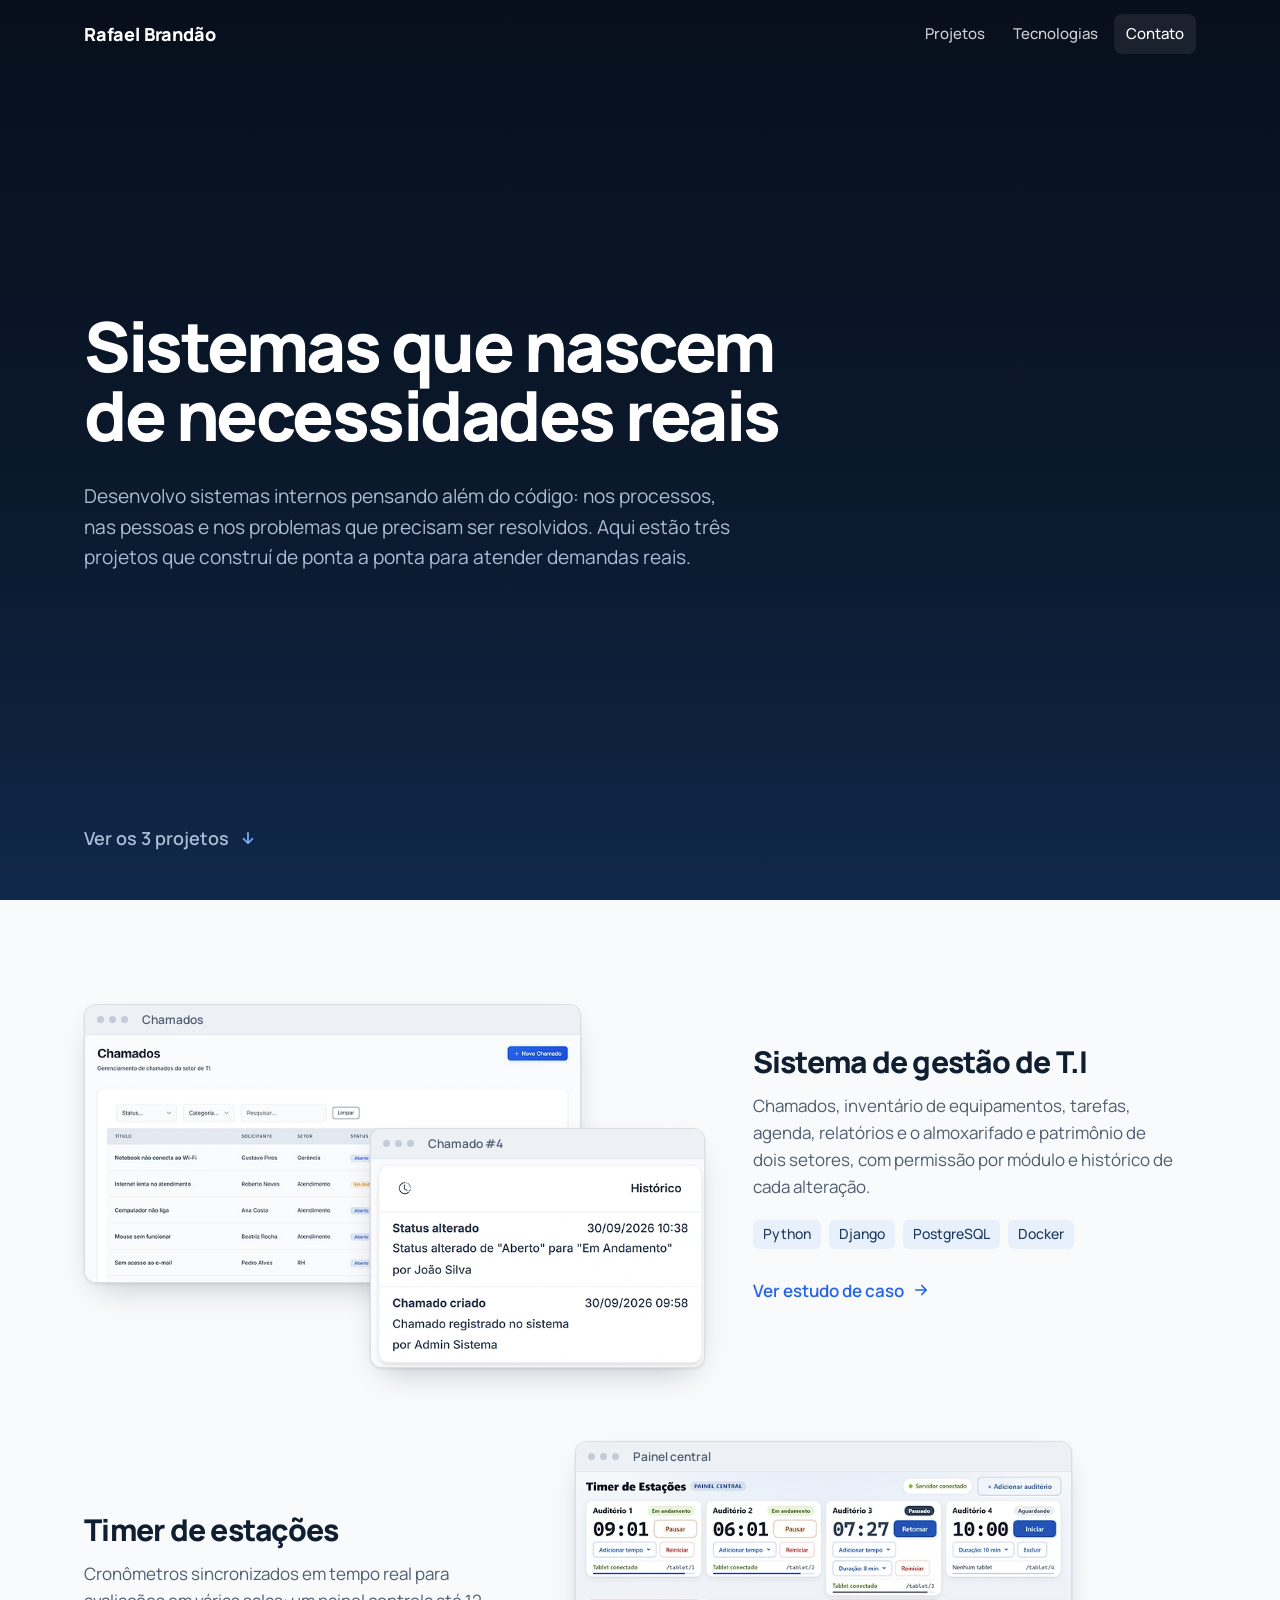
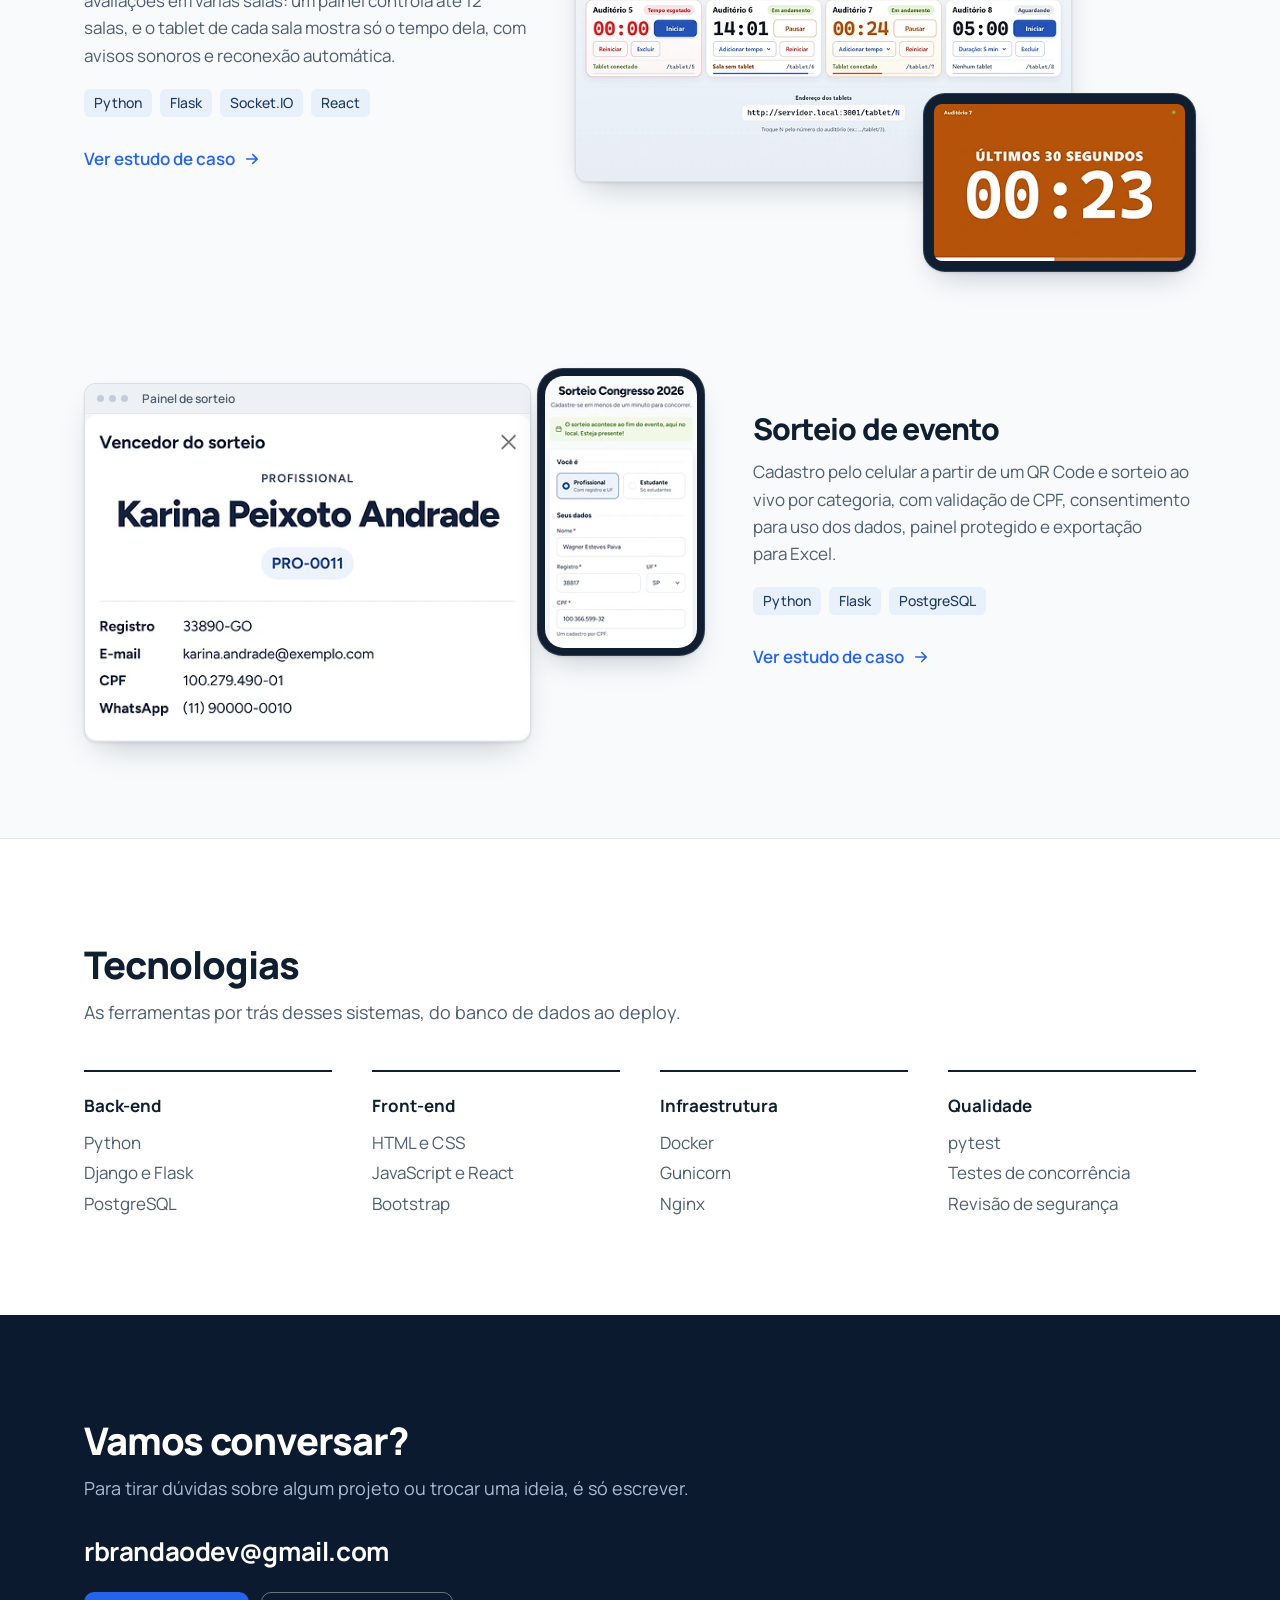
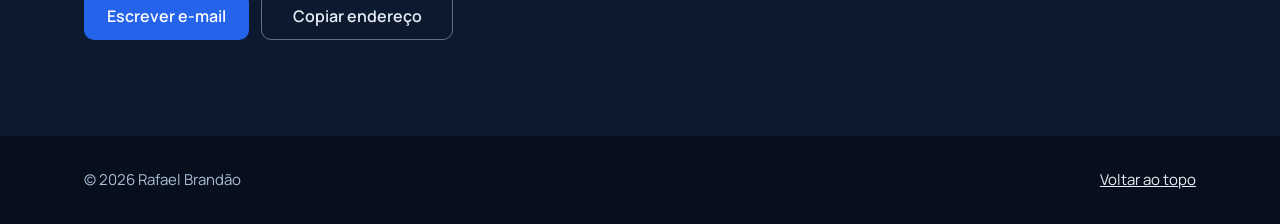
<file: index.html>
<!DOCTYPE html>
<html lang="pt-BR">
<head>
<meta charset="UTF-8">
<meta name="viewport" content="width=device-width, initial-scale=1">
<title>Rafael Brandão — Portfólio</title>
<meta name="description" content="Portfólio de Rafael Brandão: sistemas internos sob medida, desenvolvidos de ponta a ponta com Python, Django e Flask.">
<meta name="theme-color" content="#070F1C">
<link rel="icon" href="assets/icones/icone.svg" type="image/svg+xml">
<link rel="icon" href="assets/icones/icone-32.png" type="image/png" sizes="32x32">
<link rel="apple-touch-icon" href="assets/icones/icone-180.png">
<meta property="og:type" content="website">
<meta property="og:locale" content="pt_BR">
<meta property="og:site_name" content="Rafael Brandão">
<meta property="og:title" content="Rafael Brandão — Portfólio">
<meta property="og:description" content="Portfólio de Rafael Brandão: sistemas internos sob medida, desenvolvidos de ponta a ponta com Python, Django e Flask.">
<meta property="og:url" content="https://rafaelbrandaodev.github.io/">
<meta property="og:image" content="https://rafaelbrandaodev.github.io/assets/img/compartilhar/inicio.png">
<meta property="og:image:width" content="1200">
<meta property="og:image:height" content="630">
<meta property="og:image:alt" content="Painel de chamados de um sistema de gestão de T.I, com o histórico de um chamado sobreposto">
<meta name="twitter:card" content="summary_large_image">
<link rel="stylesheet" href="assets/css/estilo.css">
<style>
  /* o topo ocupa a primeira tela inteira: os projetos só aparecem quando a pessoa desce */
  .topo{position:relative;display:flex;flex-direction:column;justify-content:center;min-height:100vh;min-height:100svh;padding:120px 0 136px}
  .topo .container{width:100%}
  /* convite para descer, no pé da faixa e alinhado ao texto */
  .descer{position:absolute;left:0;right:0;bottom:40px}
  .descer a{display:inline-flex;align-items:center;gap:10px;min-height:44px;font-size:18px;font-weight:600;color:var(--no-escuro-2);text-decoration:none;transition:color .15s}
  .descer a:hover{color:#fff}
  .descer svg{color:var(--destaque);animation:descer 2.4s cubic-bezier(.16,1,.3,1) infinite}
  @keyframes descer{0%,55%,100%{transform:none}25%{transform:translateY(5px)}}
  /* o título é a imagem do topo: cresce com a tela até 76px; 34px no mínimo para "necessidades reais" caber junto no celular */
  .topo h1{max-width:none;font-size:clamp(34px,5.4vw,76px);line-height:1;letter-spacing:-.036em;margin-bottom:32px}
  .topo .sub{font-size:clamp(17px,1.5vw,21px);max-width:54ch}

  /* projetos: um por linha, com a captura alternando de lado */
  #projetos{background:var(--fundo-suave);border-bottom:1px solid var(--borda)}
  /* aqui a peça da capa do sistema de T.I é o histórico do chamado, legível: precisa de mais espaço */
  .projeto .capa-ti .capa-peca{width:54%}
  .projetos{display:flex;flex-direction:column;gap:96px}
  .projeto{
    display:grid;grid-template-columns:minmax(0,7fr) minmax(0,5fr);gap:48px;align-items:center;
    text-decoration:none;color:inherit;
  }
  .projeto:nth-child(even){grid-template-columns:minmax(0,5fr) minmax(0,7fr)}
  .projeto:nth-child(even) .capa{order:2}
  /* as imagens da capa são decorativas: o nome do projeto já dá nome ao link */
  /* capa em camadas: ao rolar, a peça anda um pouco mais que a tela principal (--desloc, em px inteiros,
     vem do site.js); no computador, a capa inclina seguindo o mouse (--rx, --ry) e a peça avança para a
     frente. Em repouso a peça fica no plano da tela: à frente, ela seria ampliada e o texto borraria */
  .projeto .capa{--sobe:0px;--rx:0deg;--ry:0deg;--desloc:0px;transform:translateY(var(--sobe)) perspective(1400px) rotateX(var(--rx)) rotateY(var(--ry));transform-style:preserve-3d;transition:transform .6s cubic-bezier(.16,1,.3,1)}
  .projeto:hover .capa{--sobe:-4px}
  /* o deslocamento da rolagem (translate) acompanha o scroll na hora, sem transição: com transição a peça
     ficaria correndo atrás da página. A transição suave fica só para o avanço sob o mouse (transform) */
  .projeto .capa-peca{translate:0 var(--desloc);transition:transform .6s cubic-bezier(.16,1,.3,1)}
  .projeto:hover .capa-peca{transform:translate3d(0,-6px,56px)}
  .projeto h3{font-size:30px;font-weight:800;line-height:1.15;letter-spacing:-.025em;margin-bottom:12px}
  .projeto p{color:var(--texto-2);margin-bottom:20px}
  .tags{display:flex;flex-wrap:wrap;gap:8px;margin-bottom:28px}
  .tags li{font-size:14px;font-weight:500;color:#1E3A5F;background:#E8F0FB;border-radius:6px;padding:3px 10px}
  .ver{display:inline-flex;align-items:center;gap:8px;font-weight:600;color:var(--acao);font-size:17px}
  .projeto:hover .ver{color:var(--acao-forte);text-decoration:underline;text-underline-offset:4px}
  @media (max-width:880px){
    .projetos{gap:72px}
    .projeto,.projeto:nth-child(even){grid-template-columns:1fr;gap:28px}
    .projeto:nth-child(even) .capa{order:0}
  }
  @media (max-width:800px){
    .topo{padding:96px 0 120px}
    .topo h1{margin-bottom:24px}
    .descer{bottom:28px}
  }
  @media (prefers-reduced-motion:reduce){.projeto .capa,.projeto:hover .capa,.projeto .capa-peca,.projeto:hover .capa-peca{transform:none;translate:none;transition:none}.descer svg{animation:none}}

  /* tecnologias */
  .tecnologias{display:grid;grid-template-columns:repeat(4,1fr);gap:0 40px}
  .tecnologias div{padding-top:20px;border-top:2px solid var(--tinta)}
  .tecnologias dt{font-weight:700;margin-bottom:8px}
  .tecnologias dd{color:var(--texto-2);line-height:1.8}
  @media (max-width:880px){.tecnologias{grid-template-columns:repeat(2,1fr);gap:32px 24px}}

  /* contato */
  #contato{background:var(--navy);color:var(--no-escuro)}
  #contato .titulo-sec{margin-bottom:28px}
  #contato .titulo-sec h2{color:#fff}
  #contato .titulo-sec p{color:var(--no-escuro-2)}
</style>
</head>
<body>
<a class="pular" href="#projetos">Pular para os projetos</a>

<header class="nav" id="nav">
  <div class="container">
    <a href="#topo" class="marca">Rafael Brandão</a>
    <button class="nav-toggle" id="nav-toggle" aria-label="Abrir menu" aria-expanded="false" aria-controls="nav-links">
      <svg width="20" height="20" viewBox="0 0 24 24" fill="none" stroke="currentColor" stroke-width="2" stroke-linecap="round" aria-hidden="true"><path d="M4 7h16M4 12h16M4 17h16"/></svg>
    </button>
    <nav class="nav-links" id="nav-links" aria-label="Seções">
      <a href="#projetos">Projetos</a>
      <a href="#tecnologias">Tecnologias</a>
      <a href="#contato">Contato</a>
    </nav>
  </div>
</header>

<main id="topo">

  <div class="topo escuro">
    <div class="container">
      <h1>Sistemas que nascem de necessidades reais</h1>
      <p class="sub">Desenvolvo sistemas internos pensando além do código: nos processos, nas pessoas e nos problemas que precisam ser resolvidos. Aqui estão três projetos que construí de ponta a ponta para atender demandas reais.</p>
    </div>
    <div class="descer container">
      <a href="#projetos">Ver os 3 projetos
        <svg width="18" height="18" viewBox="0 0 24 24" fill="none" stroke="currentColor" stroke-width="2.2" stroke-linecap="round" stroke-linejoin="round" aria-hidden="true"><path d="M12 5v14M6 13l6 6 6-6"/></svg></a>
    </div>
  </div>

  <section id="projetos">
    <div class="container">
      <h2 class="so-leitor">Projetos</h2>

      <div class="projetos">
      <a class="projeto" href="projetos/sistema-gestao-ti.html">
        <span aria-hidden="true" class="capa capa-ti"><span class="janela capa-principal"><span class="janela-barra">Chamados</span><img src="assets/img/sistema-ti/chamados-fila.png" srcset="assets/img/sistema-ti/chamados-fila-160.webp 160w, assets/img/sistema-ti/chamados-fila-240.webp 240w, assets/img/sistema-ti/chamados-fila-320.webp 320w, assets/img/sistema-ti/chamados-fila-480.webp 480w, assets/img/sistema-ti/chamados-fila-640.webp 640w, assets/img/sistema-ti/chamados-fila-960.webp 960w, assets/img/sistema-ti/chamados-fila-1280.webp 1280w, assets/img/sistema-ti/chamados-fila-1920.webp 1920w, assets/img/sistema-ti/chamados-fila.png 2560w" sizes="(max-width:880px) 75vw, (max-width:1208px) 42vw, 495px" alt="" width="2560" height="1280" loading="lazy"></span><span class="janela capa-peca"><span class="janela-barra">Chamado #4</span><img src="assets/img/sistema-ti/historico-foco.png" srcset="assets/img/sistema-ti/historico-foco-160.webp 160w, assets/img/sistema-ti/historico-foco-240.webp 240w, assets/img/sistema-ti/historico-foco-320.webp 320w, assets/img/sistema-ti/historico-foco-480.webp 480w, assets/img/sistema-ti/historico-foco-640.webp 640w, assets/img/sistema-ti/historico-foco.png 800w" sizes="(max-width:880px) 51vw, (max-width:1208px) 28vw, 333px" alt="" width="800" height="500" loading="lazy"></span></span>
        <div>
          <h3>Sistema de gestão de T.I</h3>
          <p>Chamados, inventário de equipamentos, tarefas, agenda, relatórios e o almoxarifado e patrimônio de dois setores, com permissão por módulo e histórico de cada alteração.</p>
          <ul class="tags"><li>Python</li><li>Django</li><li>PostgreSQL</li><li>Docker</li></ul>
          <span class="ver">Ver estudo de caso
            <svg width="18" height="18" viewBox="0 0 24 24" fill="none" stroke="currentColor" stroke-width="2.2" stroke-linecap="round" stroke-linejoin="round" aria-hidden="true"><path d="M5 12h14M13 6l6 6-6 6"/></svg></span>
        </div>
      </a>

      <a class="projeto" href="projetos/timer-estacoes.html">
        <span aria-hidden="true" class="capa capa-timer"><span class="janela capa-principal"><span class="janela-barra">Painel central</span><img src="assets/img/timer-estacoes/painel.png" srcset="assets/img/timer-estacoes/painel-160.webp 160w, assets/img/timer-estacoes/painel-240.webp 240w, assets/img/timer-estacoes/painel-320.webp 320w, assets/img/timer-estacoes/painel-480.webp 480w, assets/img/timer-estacoes/painel-640.webp 640w, assets/img/timer-estacoes/painel-960.webp 960w, assets/img/timer-estacoes/painel-1280.webp 1280w, assets/img/timer-estacoes/painel-1920.webp 1920w, assets/img/timer-estacoes/painel.png 2400w" sizes="(max-width:880px) 75vw, (max-width:1208px) 42vw, 495px" alt="" width="2400" height="1500" loading="lazy"></span><span class="tablet capa-peca"><img src="assets/img/timer-estacoes/tablet-aviso.png" srcset="assets/img/timer-estacoes/tablet-aviso-160.webp 160w, assets/img/timer-estacoes/tablet-aviso-240.webp 240w, assets/img/timer-estacoes/tablet-aviso-320.webp 320w, assets/img/timer-estacoes/tablet-aviso-480.webp 480w, assets/img/timer-estacoes/tablet-aviso-640.webp 640w, assets/img/timer-estacoes/tablet-aviso-960.webp 960w, assets/img/timer-estacoes/tablet-aviso-1280.webp 1280w, assets/img/timer-estacoes/tablet-aviso-1920.webp 1920w, assets/img/timer-estacoes/tablet-aviso.png 2560w" sizes="(max-width:880px) 39vw, (max-width:1208px) 21vw, 251px" alt="" width="2560" height="1600" loading="lazy"></span></span>
        <div>
          <h3>Timer de estações</h3>
          <p>Cronômetros sincronizados em tempo real para avaliações em várias salas: um painel controla até 12 salas, e o tablet de cada sala mostra só o tempo dela, com avisos sonoros e reconexão automática.</p>
          <ul class="tags"><li>Python</li><li>Flask</li><li>Socket.IO</li><li>React</li></ul>
          <span class="ver">Ver estudo de caso
            <svg width="18" height="18" viewBox="0 0 24 24" fill="none" stroke="currentColor" stroke-width="2.2" stroke-linecap="round" stroke-linejoin="round" aria-hidden="true"><path d="M5 12h14M13 6l6 6-6 6"/></svg></span>
        </div>
      </a>

      <a class="projeto" href="projetos/sorteio-evento.html">
        <span aria-hidden="true" class="capa capa-sorteio"><span class="janela capa-principal"><span class="janela-barra">Painel de sorteio</span><img src="assets/img/sorteio-evento/vencedor-cartao.png" srcset="assets/img/sorteio-evento/vencedor-cartao-160.webp 160w, assets/img/sorteio-evento/vencedor-cartao-240.webp 240w, assets/img/sorteio-evento/vencedor-cartao-320.webp 320w, assets/img/sorteio-evento/vencedor-cartao-480.webp 480w, assets/img/sorteio-evento/vencedor-cartao-640.webp 640w, assets/img/sorteio-evento/vencedor-cartao-960.webp 960w, assets/img/sorteio-evento/vencedor-cartao.png 1000w" sizes="(max-width:880px) 68vw, (max-width:1208px) 38vw, 445px" alt="" width="1000" height="734" loading="lazy"></span><span class="celular capa-peca"><img src="assets/img/sorteio-evento/cadastro-foco.png" srcset="assets/img/sorteio-evento/cadastro-foco-160.webp 160w, assets/img/sorteio-evento/cadastro-foco-240.webp 240w, assets/img/sorteio-evento/cadastro-foco-320.webp 320w, assets/img/sorteio-evento/cadastro-foco-480.webp 480w, assets/img/sorteio-evento/cadastro-foco-640.webp 640w, assets/img/sorteio-evento/cadastro-foco.png 824w" sizes="(max-width:880px) 24vw, (max-width:1208px) 13vw, 152px" alt="" width="824" height="1480" loading="lazy"></span></span>
        <div>
          <h3>Sorteio de evento</h3>
          <p>Cadastro pelo celular a partir de um QR Code e sorteio ao vivo por categoria, com validação de CPF, consentimento para uso dos dados, painel protegido e exportação para Excel.</p>
          <ul class="tags"><li>Python</li><li>Flask</li><li>PostgreSQL</li></ul>
          <span class="ver">Ver estudo de caso
            <svg width="18" height="18" viewBox="0 0 24 24" fill="none" stroke="currentColor" stroke-width="2.2" stroke-linecap="round" stroke-linejoin="round" aria-hidden="true"><path d="M5 12h14M13 6l6 6-6 6"/></svg></span>
        </div>
      </a>
      </div>
    </div>
  </section>

  <section id="tecnologias">
    <div class="container">
      <div class="titulo-sec">
        <h2>Tecnologias</h2>
        <p>As ferramentas por trás desses sistemas, do banco de dados ao deploy.</p>
      </div>
      <dl class="tecnologias">
        <div><dt>Back-end</dt><dd><ul><li>Python</li><li>Django e Flask</li><li>PostgreSQL</li></ul></dd></div>
        <div><dt>Front-end</dt><dd><ul><li>HTML e CSS</li><li>JavaScript e React</li><li>Bootstrap</li></ul></dd></div>
        <div><dt>Infraestrutura</dt><dd><ul><li>Docker</li><li>Gunicorn</li><li>Nginx</li></ul></dd></div>
        <div><dt>Qualidade</dt><dd><ul><li>pytest</li><li>Testes de concorrência</li><li>Revisão de segurança</li></ul></dd></div>
      </dl>
    </div>
  </section>

  <section id="contato" class="escuro">
    <div class="container">
      <div class="titulo-sec">
        <h2>Vamos conversar?</h2>
        <p>Para tirar dúvidas sobre algum projeto ou trocar uma ideia, é só escrever.</p>
      </div>
      <p class="email">rbrandaodev@gmail.com</p>
      <div class="acoes">
        <a class="btn btn-primario" href="mailto:rbrandaodev@gmail.com">Escrever e-mail</a>
        <button type="button" class="btn btn-secundario" data-copiar="rbrandaodev@gmail.com" aria-live="polite">Copiar endereço</button>
      </div>
    </div>
  </section>

</main>

<footer>
  <div class="container">
    <span>© 2026 Rafael Brandão</span>
    <a class="direita" href="#topo">Voltar ao topo</a>
  </div>
</footer>

<script src="assets/js/site.js"></script>
</body>
</html>
</file>
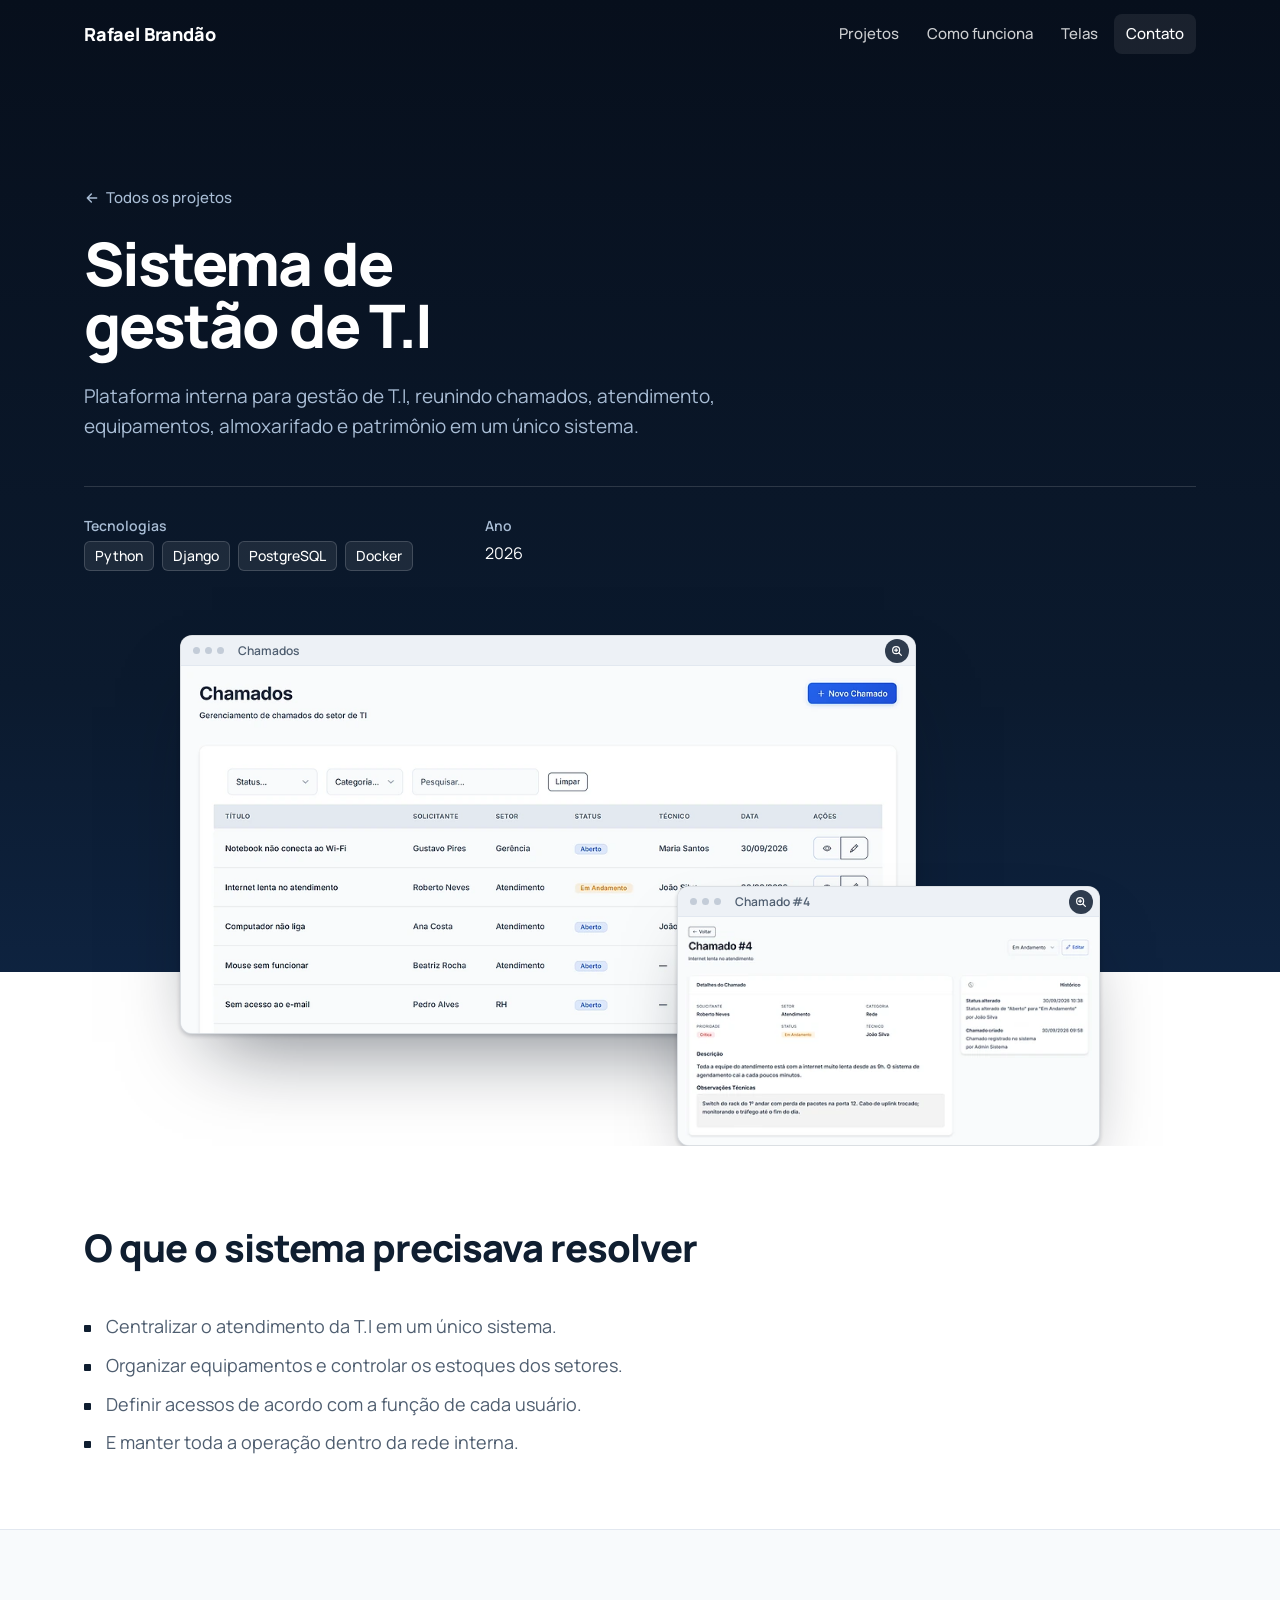
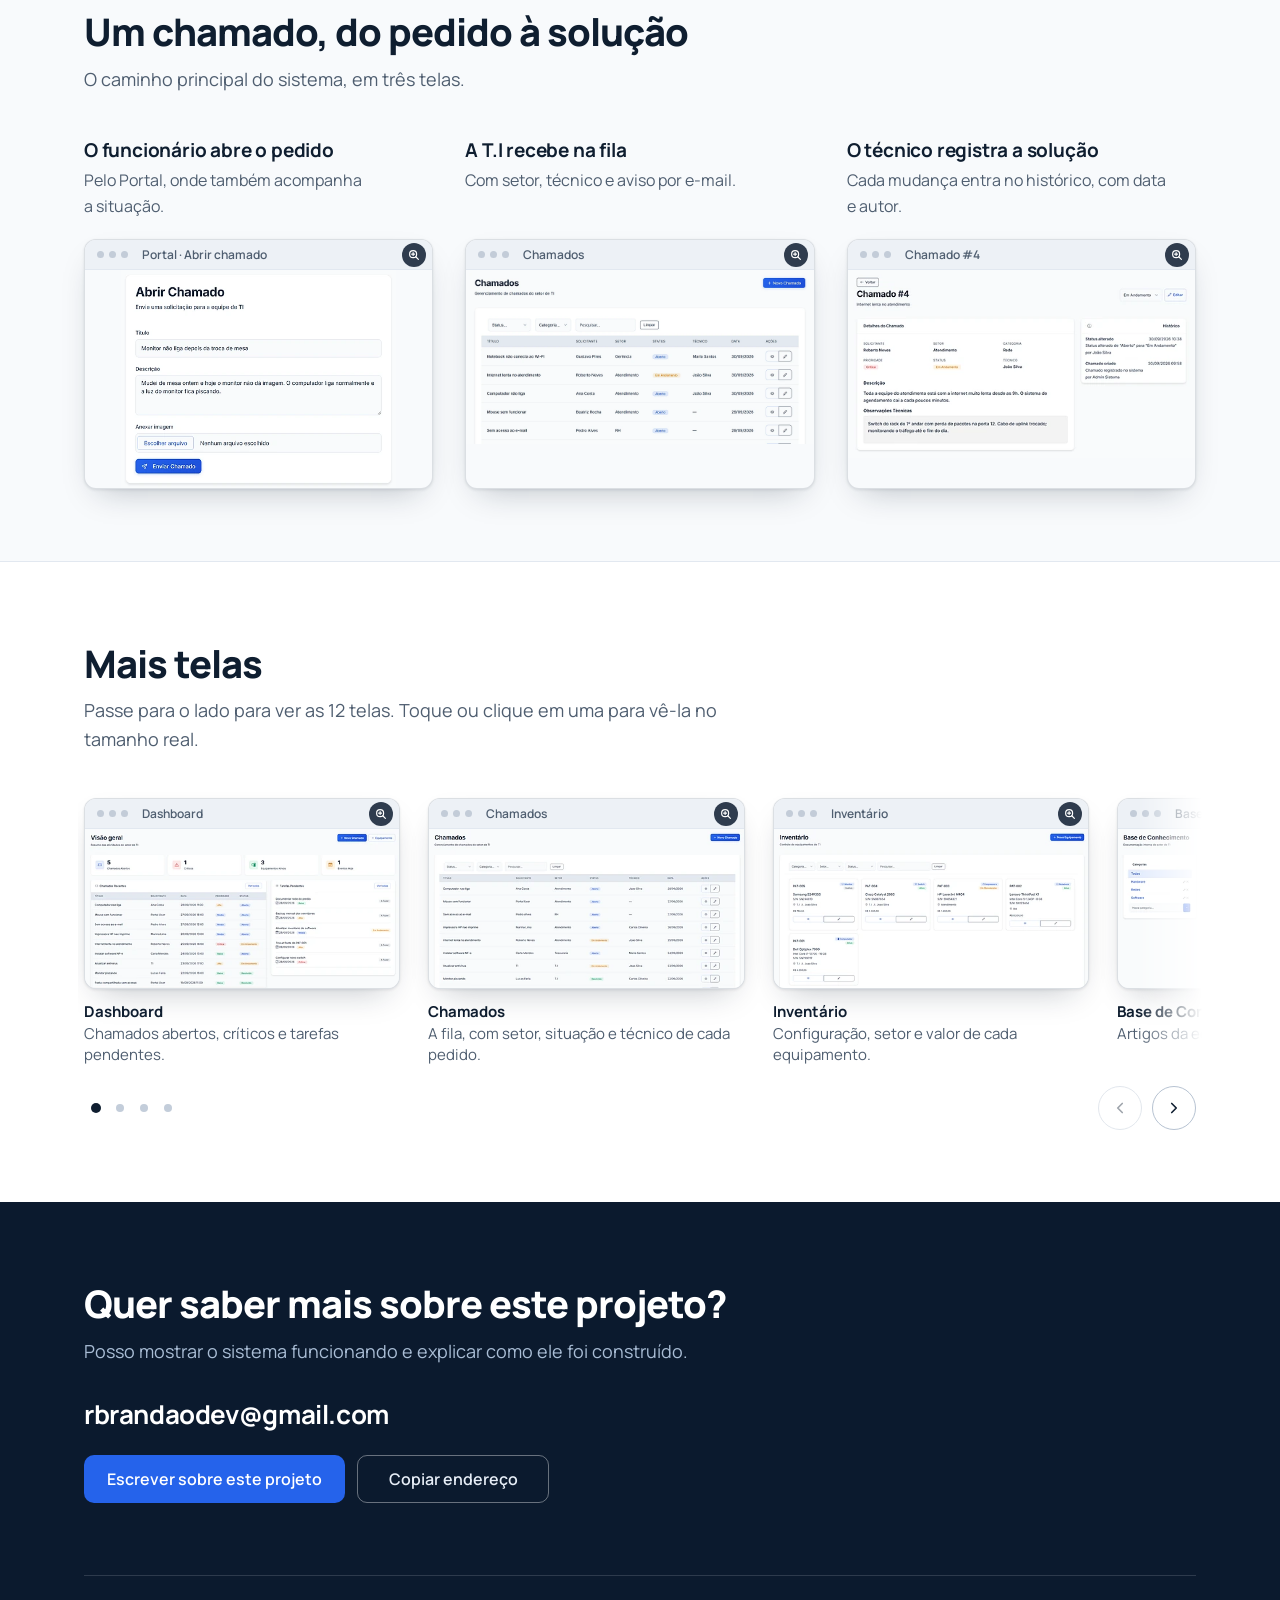
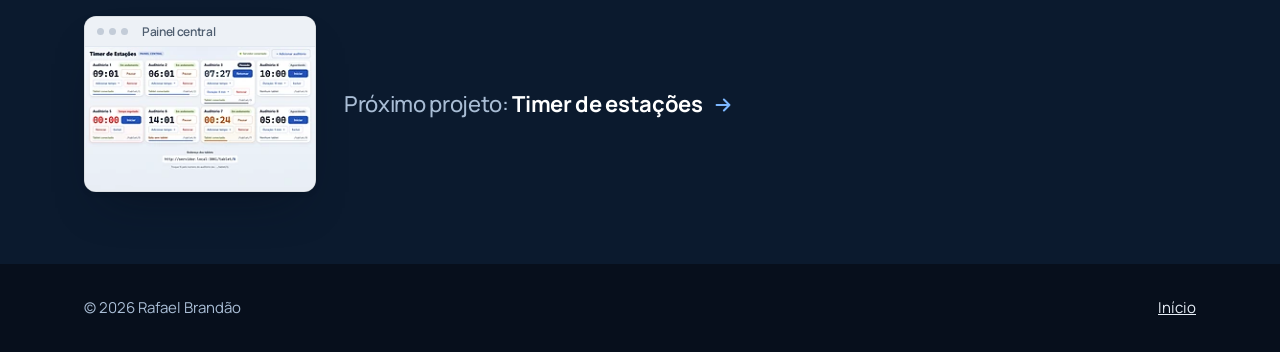
<file: projetos/sistema-gestao-ti.html>
<!DOCTYPE html>
<html lang="pt-BR">
<head>
<meta charset="UTF-8">
<meta name="viewport" content="width=device-width, initial-scale=1">
<title>Sistema de gestão de T.I — Rafael Brandão</title>
<meta name="description" content="Estudo de caso: sistema interno de gestão de T.I em Django, com chamados, inventário, almoxarifado e patrimônio.">
<meta name="theme-color" content="#070F1C">
<link rel="icon" href="../assets/icones/icone.svg" type="image/svg+xml">
<link rel="icon" href="../assets/icones/icone-32.png" type="image/png" sizes="32x32">
<link rel="apple-touch-icon" href="../assets/icones/icone-180.png">
<meta property="og:type" content="article">
<meta property="og:locale" content="pt_BR">
<meta property="og:site_name" content="Rafael Brandão">
<meta property="og:title" content="Sistema de gestão de T.I — Rafael Brandão">
<meta property="og:description" content="Estudo de caso: sistema interno de gestão de T.I em Django, com chamados, inventário, almoxarifado e patrimônio.">
<meta property="og:url" content="https://rafaelbrandaodev.github.io/projetos/sistema-gestao-ti.html">
<meta property="og:image" content="https://rafaelbrandaodev.github.io/assets/img/compartilhar/sistema-gestao-ti.png">
<meta property="og:image:width" content="1200">
<meta property="og:image:height" content="630">
<meta property="og:image:alt" content="Fila de chamados do sistema de gestão de T.I, com o histórico de um chamado sobreposto">
<meta name="twitter:card" content="summary_large_image">
<!--
  Projeto mostrado de forma anônima: sem nome, logo, setores ou e-mails da instituição.
  As telas são a área de conteúdo do sistema, sem a barra do topo e a lateral.
-->
<link rel="stylesheet" href="../assets/css/estilo.css">
<link rel="stylesheet" href="../assets/css/estudo.css">
</head>
<body>
<a class="pular" href="#conteudo">Pular para o conteúdo</a>

<header class="nav" id="nav">
  <div class="container">
    <a href="../index.html" class="marca">Rafael Brandão</a>
    <button class="nav-toggle" id="nav-toggle" aria-label="Abrir menu" aria-expanded="false" aria-controls="nav-links">
      <svg width="20" height="20" viewBox="0 0 24 24" fill="none" stroke="currentColor" stroke-width="2" stroke-linecap="round" aria-hidden="true"><path d="M4 7h16M4 12h16M4 17h16"/></svg>
    </button>
    <nav class="nav-links" id="nav-links" aria-label="Seções">
      <a href="../index.html#projetos">Projetos</a>
      <a href="#fluxo">Como funciona</a>
      <a href="#telas">Telas</a>
      <a href="#contato">Contato</a>
    </nav>
  </div>
</header>

<main id="conteudo">

  <div class="topo escuro">
    <div class="container">
      <a class="voltar" href="../index.html#projetos">
        <svg width="16" height="16" viewBox="0 0 24 24" fill="none" stroke="currentColor" stroke-width="2.2" stroke-linecap="round" stroke-linejoin="round" aria-hidden="true"><path d="M19 12H5M11 18l-6-6 6-6"/></svg>
        Todos os projetos</a>
      <h1>Sistema de gestão de T.I</h1>
      <p class="sub">Plataforma interna para gestão de T.I, reunindo chamados, atendimento, equipamentos, almoxarifado e patrimônio em um único sistema.</p>
      <dl class="ficha">
        <div><dt>Tecnologias</dt><dd><ul class="etiquetas"><li>Python</li><li>Django</li><li>PostgreSQL</li><li>Docker</li></ul></dd></div>
        <div><dt>Ano</dt><dd>2026</dd></div>
      </dl>
      <div class="topo-tela">
        <div class="capa capa-ti">
          <button type="button" class="janela capa-principal ampliavel" data-titulo="Fila de chamados da T.I"><span class="janela-barra">Chamados</span><img src="../assets/img/sistema-ti/chamados-fila.png" srcset="../assets/img/sistema-ti/chamados-fila-160.webp 160w, ../assets/img/sistema-ti/chamados-fila-240.webp 240w, ../assets/img/sistema-ti/chamados-fila-320.webp 320w, ../assets/img/sistema-ti/chamados-fila-480.webp 480w, ../assets/img/sistema-ti/chamados-fila-640.webp 640w, ../assets/img/sistema-ti/chamados-fila-960.webp 960w, ../assets/img/sistema-ti/chamados-fila-1280.webp 1280w, ../assets/img/sistema-ti/chamados-fila-1920.webp 1920w, ../assets/img/sistema-ti/chamados-fila.png 2560w" sizes="(max-width:880px) 75vw, (max-width:1208px) 72vw, 734px" alt="Fila de chamados da equipe de T.I com título, solicitante, setor e situação de cada pedido" width="2560" height="1280"></button>
          <button type="button" class="janela capa-peca ampliavel" data-titulo="Detalhe de um chamado"><span class="janela-barra">Chamado #4</span><img src="../assets/img/sistema-ti/chamado-detalhe.png" srcset="../assets/img/sistema-ti/chamado-detalhe-160.webp 160w, ../assets/img/sistema-ti/chamado-detalhe-240.webp 240w, ../assets/img/sistema-ti/chamado-detalhe-320.webp 320w, ../assets/img/sistema-ti/chamado-detalhe-480.webp 480w, ../assets/img/sistema-ti/chamado-detalhe-640.webp 640w, ../assets/img/sistema-ti/chamado-detalhe-960.webp 960w, ../assets/img/sistema-ti/chamado-detalhe-1280.webp 1280w, ../assets/img/sistema-ti/chamado-detalhe-1920.webp 1920w, ../assets/img/sistema-ti/chamado-detalhe.png 2560w" sizes="(max-width:880px) 43vw, (max-width:1208px) 41vw, 421px" alt="Histórico de um chamado, com cada mudança de situação, a data e quem alterou" width="2560" height="1380"></button>
        </div>
      </div>
    </div>
  </div>

  <section id="contexto">
    <div class="container">
      <div class="titulo-sec"><h2>O que o sistema precisava resolver</h2></div>
      <div class="texto-longo">
        <ul class="objetivos">
          <li>Centralizar o atendimento da T.I em um único sistema.</li>
          <li>Organizar equipamentos e controlar os estoques dos setores.</li>
          <li>Definir acessos de acordo com a função de cada usuário.</li>
          <li>E manter toda a operação dentro da rede interna.</li>
        </ul>
      </div>
    </div>
  </section>

  <section id="fluxo">
    <div class="container">
      <div class="titulo-sec">
        <h2>Um chamado, do pedido à solução</h2>
        <p>O caminho principal do sistema, em três telas.</p>
      </div>
      <div class="passos iguais">
        <div>
          <h3>O funcionário abre o pedido</h3>
          <p>Pelo Portal, onde também acompanha a situação.</p>
          <button type="button" class="janela ampliavel" data-titulo="Portal: abrir chamado"><span class="janela-barra">Portal · Abrir chamado</span><img src="../assets/img/sistema-ti/portal-abrir.png" srcset="../assets/img/sistema-ti/portal-abrir-160.webp 160w, ../assets/img/sistema-ti/portal-abrir-240.webp 240w, ../assets/img/sistema-ti/portal-abrir-320.webp 320w, ../assets/img/sistema-ti/portal-abrir-480.webp 480w, ../assets/img/sistema-ti/portal-abrir-640.webp 640w, ../assets/img/sistema-ti/portal-abrir-960.webp 960w, ../assets/img/sistema-ti/portal-abrir-1280.webp 1280w, ../assets/img/sistema-ti/portal-abrir.png 1408w" sizes="(max-width:880px) 94vw, (max-width:1208px) 29vw, 347px" alt="Formulário Abrir Chamado preenchido com título e descrição, com campo para anexar imagem" width="1408" height="1108" loading="lazy"></button>
        </div>
        <div>
          <h3>A T.I recebe na fila</h3>
          <p>Com setor, técnico e aviso por e-mail.</p>
          <button type="button" class="janela ampliavel" data-titulo="Fila de chamados da T.I"><span class="janela-barra">Chamados</span><img src="../assets/img/sistema-ti/chamados-fila.png" srcset="../assets/img/sistema-ti/chamados-fila-160.webp 160w, ../assets/img/sistema-ti/chamados-fila-240.webp 240w, ../assets/img/sistema-ti/chamados-fila-320.webp 320w, ../assets/img/sistema-ti/chamados-fila-480.webp 480w, ../assets/img/sistema-ti/chamados-fila-640.webp 640w, ../assets/img/sistema-ti/chamados-fila-960.webp 960w, ../assets/img/sistema-ti/chamados-fila-1280.webp 1280w, ../assets/img/sistema-ti/chamados-fila-1920.webp 1920w, ../assets/img/sistema-ti/chamados-fila.png 2560w" sizes="(max-width:880px) 94vw, (max-width:1208px) 29vw, 347px" alt="Fila de chamados da equipe de T.I com título, solicitante, setor e situação de cada pedido" width="2560" height="1280"></button>
        </div>
        <div>
          <h3>O técnico registra a solução</h3>
          <p>Cada mudança entra no histórico, com data e autor.</p>
          <button type="button" class="janela ampliavel" data-titulo="Detalhe de um chamado"><span class="janela-barra">Chamado #4</span><img src="../assets/img/sistema-ti/chamado-detalhe.png" srcset="../assets/img/sistema-ti/chamado-detalhe-160.webp 160w, ../assets/img/sistema-ti/chamado-detalhe-240.webp 240w, ../assets/img/sistema-ti/chamado-detalhe-320.webp 320w, ../assets/img/sistema-ti/chamado-detalhe-480.webp 480w, ../assets/img/sistema-ti/chamado-detalhe-640.webp 640w, ../assets/img/sistema-ti/chamado-detalhe-960.webp 960w, ../assets/img/sistema-ti/chamado-detalhe-1280.webp 1280w, ../assets/img/sistema-ti/chamado-detalhe-1920.webp 1920w, ../assets/img/sistema-ti/chamado-detalhe.png 2560w" sizes="(max-width:880px) 94vw, (max-width:1208px) 29vw, 347px" alt="Histórico de um chamado, com cada mudança de situação, a data e quem alterou" width="2560" height="1380"></button>
        </div>
      </div>
    </div>
  </section>

  <section id="telas">
    <div class="container">
      <div class="titulo-sec">
        <h2>Mais telas</h2>
        <p>Passe para o lado para ver as 12 telas. Toque ou clique em uma para vê-la no tamanho real.</p>
      </div>
      <div class="carrossel" data-carrossel>
        <div class="miniaturas carrossel-trilho" tabindex="0" aria-label="Telas do sistema; role para o lado para ver todas">
          <figure>
            <button type="button" class="janela ampliavel" data-densidade="1" data-titulo="Dashboard"><span class="janela-barra">Dashboard</span><img src="../assets/img/sistema-ti/telas/dashboard.png" srcset="../assets/img/sistema-ti/telas/dashboard-160.webp 160w, ../assets/img/sistema-ti/telas/dashboard-240.webp 240w, ../assets/img/sistema-ti/telas/dashboard-320.webp 320w, ../assets/img/sistema-ti/telas/dashboard-480.webp 480w, ../assets/img/sistema-ti/telas/dashboard-640.webp 640w, ../assets/img/sistema-ti/telas/dashboard-960.webp 960w, ../assets/img/sistema-ti/telas/dashboard-1280.webp 1280w, ../assets/img/sistema-ti/telas/dashboard.png 1656w" sizes="(max-width:880px) 46vw, (max-width:1208px) 30vw, 350px" alt="Dashboard com chamados abertos, críticos, equipamentos ativos, eventos do dia, chamados recentes e tarefas pendentes" width="1656" height="840" loading="lazy"></button>
            <figcaption><b>Dashboard</b> Chamados abertos, críticos e tarefas pendentes.</figcaption>
          </figure>
          <figure>
            <button type="button" class="janela ampliavel" data-densidade="1" data-titulo="Chamados"><span class="janela-barra">Chamados</span><img src="../assets/img/sistema-ti/telas/chamados.png" srcset="../assets/img/sistema-ti/telas/chamados-160.webp 160w, ../assets/img/sistema-ti/telas/chamados-240.webp 240w, ../assets/img/sistema-ti/telas/chamados-320.webp 320w, ../assets/img/sistema-ti/telas/chamados-480.webp 480w, ../assets/img/sistema-ti/telas/chamados-640.webp 640w, ../assets/img/sistema-ti/telas/chamados-960.webp 960w, ../assets/img/sistema-ti/telas/chamados-1280.webp 1280w, ../assets/img/sistema-ti/telas/chamados.png 1656w" sizes="(max-width:880px) 46vw, (max-width:1208px) 30vw, 350px" alt="Lista de chamados com título, solicitante, setor, situação, técnico e data" width="1656" height="840" loading="lazy"></button>
            <figcaption><b>Chamados</b> A fila, com setor, situação e técnico de cada pedido.</figcaption>
          </figure>
          <figure>
            <button type="button" class="janela ampliavel" data-densidade="1" data-titulo="Inventário"><span class="janela-barra">Inventário</span><img src="../assets/img/sistema-ti/telas/inventario.png" srcset="../assets/img/sistema-ti/telas/inventario-160.webp 160w, ../assets/img/sistema-ti/telas/inventario-240.webp 240w, ../assets/img/sistema-ti/telas/inventario-320.webp 320w, ../assets/img/sistema-ti/telas/inventario-480.webp 480w, ../assets/img/sistema-ti/telas/inventario-640.webp 640w, ../assets/img/sistema-ti/telas/inventario-960.webp 960w, ../assets/img/sistema-ti/telas/inventario-1280.webp 1280w, ../assets/img/sistema-ti/telas/inventario.png 1656w" sizes="(max-width:880px) 46vw, (max-width:1208px) 30vw, 350px" alt="Inventário com um cartão por equipamento: patrimônio, modelo, número de série, setor, responsável e valor" width="1656" height="840" loading="lazy"></button>
            <figcaption><b>Inventário</b> Configuração, setor e valor de cada equipamento.</figcaption>
          </figure>
          <figure>
            <button type="button" class="janela ampliavel" data-densidade="1" data-titulo="Base de Conhecimento"><span class="janela-barra">Base de Conhecimento</span><img src="../assets/img/sistema-ti/telas/base-de-conhecimento.png" srcset="../assets/img/sistema-ti/telas/base-de-conhecimento-160.webp 160w, ../assets/img/sistema-ti/telas/base-de-conhecimento-240.webp 240w, ../assets/img/sistema-ti/telas/base-de-conhecimento-320.webp 320w, ../assets/img/sistema-ti/telas/base-de-conhecimento-480.webp 480w, ../assets/img/sistema-ti/telas/base-de-conhecimento-640.webp 640w, ../assets/img/sistema-ti/telas/base-de-conhecimento-960.webp 960w, ../assets/img/sistema-ti/telas/base-de-conhecimento-1280.webp 1280w, ../assets/img/sistema-ti/telas/base-de-conhecimento.png 1656w" sizes="(max-width:880px) 46vw, (max-width:1208px) 30vw, 350px" alt="Base de conhecimento com categorias à esquerda e artigos de software, hardware e redes" width="1656" height="840" loading="lazy"></button>
            <figcaption><b>Base de Conhecimento</b> Artigos da equipe, organizados por categoria.</figcaption>
          </figure>
          <figure>
            <button type="button" class="janela ampliavel" data-densidade="1" data-titulo="Kanban"><span class="janela-barra">Kanban</span><img src="../assets/img/sistema-ti/telas/kanban.png" srcset="../assets/img/sistema-ti/telas/kanban-160.webp 160w, ../assets/img/sistema-ti/telas/kanban-240.webp 240w, ../assets/img/sistema-ti/telas/kanban-320.webp 320w, ../assets/img/sistema-ti/telas/kanban-480.webp 480w, ../assets/img/sistema-ti/telas/kanban-640.webp 640w, ../assets/img/sistema-ti/telas/kanban-960.webp 960w, ../assets/img/sistema-ti/telas/kanban-1280.webp 1280w, ../assets/img/sistema-ti/telas/kanban.png 1656w" sizes="(max-width:880px) 46vw, (max-width:1208px) 30vw, 350px" alt="Quadro Kanban com as colunas A fazer, Em andamento e Concluído, cada tarefa com prioridade, prazo e responsável" width="1656" height="840" loading="lazy"></button>
            <figcaption><b>Kanban</b> Tarefas com prioridade, prazo e responsável.</figcaption>
          </figure>
          <figure>
            <button type="button" class="janela ampliavel" data-densidade="1" data-titulo="Calendário"><span class="janela-barra">Calendário</span><img src="../assets/img/sistema-ti/telas/calendario.png" srcset="../assets/img/sistema-ti/telas/calendario-160.webp 160w, ../assets/img/sistema-ti/telas/calendario-240.webp 240w, ../assets/img/sistema-ti/telas/calendario-320.webp 320w, ../assets/img/sistema-ti/telas/calendario-480.webp 480w, ../assets/img/sistema-ti/telas/calendario-640.webp 640w, ../assets/img/sistema-ti/telas/calendario-960.webp 960w, ../assets/img/sistema-ti/telas/calendario-1280.webp 1280w, ../assets/img/sistema-ti/telas/calendario.png 1656w" sizes="(max-width:880px) 46vw, (max-width:1208px) 30vw, 350px" alt="Calendário do mês com manutenções, reuniões, backups, visitas e vencimentos, e a lista dos próximos eventos" width="1656" height="840" loading="lazy"></button>
            <figcaption><b>Calendário</b> Manutenções, backups, visitas e vencimentos.</figcaption>
          </figure>
          <figure>
            <button type="button" class="janela ampliavel" data-densidade="1" data-titulo="Portal"><span class="janela-barra">Portal</span><img src="../assets/img/sistema-ti/telas/portal.png" srcset="../assets/img/sistema-ti/telas/portal-160.webp 160w, ../assets/img/sistema-ti/telas/portal-240.webp 240w, ../assets/img/sistema-ti/telas/portal-320.webp 320w, ../assets/img/sistema-ti/telas/portal-480.webp 480w, ../assets/img/sistema-ti/telas/portal-640.webp 640w, ../assets/img/sistema-ti/telas/portal-960.webp 960w, ../assets/img/sistema-ti/telas/portal-1280.webp 1280w, ../assets/img/sistema-ti/telas/portal.png 1656w" sizes="(max-width:880px) 46vw, (max-width:1208px) 30vw, 350px" alt="Portal do funcionário com o formulário Abrir Chamado e a lista Meus Chamados" width="1656" height="840" loading="lazy"></button>
            <figcaption><b>Portal</b> Onde o funcionário abre e acompanha os pedidos.</figcaption>
          </figure>
          <figure>
            <button type="button" class="janela ampliavel" data-densidade="1" data-titulo="Almoxarifado"><span class="janela-barra">Almoxarifado</span><img src="../assets/img/sistema-ti/telas/almoxarifado.png" srcset="../assets/img/sistema-ti/telas/almoxarifado-160.webp 160w, ../assets/img/sistema-ti/telas/almoxarifado-240.webp 240w, ../assets/img/sistema-ti/telas/almoxarifado-320.webp 320w, ../assets/img/sistema-ti/telas/almoxarifado-480.webp 480w, ../assets/img/sistema-ti/telas/almoxarifado-640.webp 640w, ../assets/img/sistema-ti/telas/almoxarifado-960.webp 960w, ../assets/img/sistema-ti/telas/almoxarifado-1280.webp 1280w, ../assets/img/sistema-ti/telas/almoxarifado.png 1656w" sizes="(max-width:880px) 46vw, (max-width:1208px) 30vw, 350px" alt="Produtos do almoxarifado em cartões, com categoria, situação do estoque, saldo, preço e fornecedor" width="1656" height="840" loading="lazy"></button>
            <figcaption><b>Almoxarifado</b> Produtos com saldo, preço e fornecedor.</figcaption>
          </figure>
          <figure>
            <button type="button" class="janela ampliavel" data-densidade="1" data-titulo="Fornecedores"><span class="janela-barra">Fornecedores</span><img src="../assets/img/sistema-ti/telas/fornecedores.png" srcset="../assets/img/sistema-ti/telas/fornecedores-160.webp 160w, ../assets/img/sistema-ti/telas/fornecedores-240.webp 240w, ../assets/img/sistema-ti/telas/fornecedores-320.webp 320w, ../assets/img/sistema-ti/telas/fornecedores-480.webp 480w, ../assets/img/sistema-ti/telas/fornecedores-640.webp 640w, ../assets/img/sistema-ti/telas/fornecedores-960.webp 960w, ../assets/img/sistema-ti/telas/fornecedores-1280.webp 1280w, ../assets/img/sistema-ti/telas/fornecedores.png 1656w" sizes="(max-width:880px) 46vw, (max-width:1208px) 30vw, 350px" alt="Lista de fornecedores com empresa, CNPJ, categoria, vendedor e telefone" width="1656" height="840" loading="lazy"></button>
            <figcaption><b>Fornecedores</b> CNPJ, categoria e contato de cada fornecedor.</figcaption>
          </figure>
          <figure>
            <button type="button" class="janela ampliavel" data-densidade="1" data-titulo="Patrimônios"><span class="janela-barra">Patrimônios</span><img src="../assets/img/sistema-ti/telas/patrimonios.png" srcset="../assets/img/sistema-ti/telas/patrimonios-160.webp 160w, ../assets/img/sistema-ti/telas/patrimonios-240.webp 240w, ../assets/img/sistema-ti/telas/patrimonios-320.webp 320w, ../assets/img/sistema-ti/telas/patrimonios-480.webp 480w, ../assets/img/sistema-ti/telas/patrimonios-640.webp 640w, ../assets/img/sistema-ti/telas/patrimonios-960.webp 960w, ../assets/img/sistema-ti/telas/patrimonios-1280.webp 1280w, ../assets/img/sistema-ti/telas/patrimonios.png 1656w" sizes="(max-width:880px) 46vw, (max-width:1208px) 30vw, 350px" alt="Patrimônios em cartões, com código, categoria, situação, modelo, local e valor de cada bem" width="1656" height="840" loading="lazy"></button>
            <figcaption><b>Patrimônios</b> Os bens de cada setor, com local e valor.</figcaption>
          </figure>
          <figure>
            <button type="button" class="janela ampliavel" data-densidade="1" data-titulo="Movimentações"><span class="janela-barra">Movimentações</span><img src="../assets/img/sistema-ti/telas/movimentacoes.png" srcset="../assets/img/sistema-ti/telas/movimentacoes-160.webp 160w, ../assets/img/sistema-ti/telas/movimentacoes-240.webp 240w, ../assets/img/sistema-ti/telas/movimentacoes-320.webp 320w, ../assets/img/sistema-ti/telas/movimentacoes-480.webp 480w, ../assets/img/sistema-ti/telas/movimentacoes-640.webp 640w, ../assets/img/sistema-ti/telas/movimentacoes-960.webp 960w, ../assets/img/sistema-ti/telas/movimentacoes-1280.webp 1280w, ../assets/img/sistema-ti/telas/movimentacoes.png 1656w" sizes="(max-width:880px) 46vw, (max-width:1208px) 30vw, 350px" alt="Histórico de movimentações do almoxarifado com data, produto, tipo, motivo, quantidade, saldo, fornecedor e usuário" width="1656" height="840" loading="lazy"></button>
            <figcaption><b>Movimentações</b> Entradas e saídas, com estorno a um clique.</figcaption>
          </figure>
          <figure>
            <button type="button" class="janela ampliavel" data-densidade="1" data-titulo="Usuários"><span class="janela-barra">Usuários</span><img src="../assets/img/sistema-ti/telas/usuarios.png" srcset="../assets/img/sistema-ti/telas/usuarios-160.webp 160w, ../assets/img/sistema-ti/telas/usuarios-240.webp 240w, ../assets/img/sistema-ti/telas/usuarios-320.webp 320w, ../assets/img/sistema-ti/telas/usuarios-480.webp 480w, ../assets/img/sistema-ti/telas/usuarios-640.webp 640w, ../assets/img/sistema-ti/telas/usuarios-960.webp 960w, ../assets/img/sistema-ti/telas/usuarios-1280.webp 1280w, ../assets/img/sistema-ti/telas/usuarios.png 1656w" sizes="(max-width:880px) 46vw, (max-width:1208px) 30vw, 350px" alt="Lista de usuários com nome, e-mail, setor e se é administrador e está ativo" width="1656" height="840" loading="lazy"></button>
            <figcaption><b>Usuários</b> Cada pessoa com o seu setor e o seu acesso.</figcaption>
          </figure>
        </div>
      </div>
    </div>
  </section>

  <section id="contato" class="fim escuro">
    <div class="container">
      <div class="titulo-sec">
        <h2>Quer saber mais sobre este projeto?</h2>
        <p>Posso mostrar o sistema funcionando e explicar como ele foi construído.</p>
      </div>
      <p class="email">rbrandaodev@gmail.com</p>
      <div class="acoes">
        <a class="btn btn-primario" href="mailto:rbrandaodev@gmail.com?subject=Sistema%20de%20gest%C3%A3o%20de%20T.I">Escrever sobre este projeto</a>
        <button type="button" class="btn btn-secundario" data-copiar="rbrandaodev@gmail.com" aria-live="polite">Copiar endereço</button>
      </div>
      <a class="proximo" href="timer-estacoes.html">
        <span class="janela"><span class="janela-barra">Painel central</span><img src="../assets/img/timer-estacoes/painel.png" srcset="../assets/img/timer-estacoes/painel-160.webp 160w, ../assets/img/timer-estacoes/painel-240.webp 240w, ../assets/img/timer-estacoes/painel-320.webp 320w, ../assets/img/timer-estacoes/painel-480.webp 480w, ../assets/img/timer-estacoes/painel-640.webp 640w, ../assets/img/timer-estacoes/painel-960.webp 960w, ../assets/img/timer-estacoes/painel-1280.webp 1280w, ../assets/img/timer-estacoes/painel-1920.webp 1920w, ../assets/img/timer-estacoes/painel.png 2400w" sizes="230px" alt="" width="2400" height="1500" loading="lazy"></span>
        <span>Próximo projeto: <b>Timer de estações</b> <svg width="22" height="22" viewBox="0 0 24 24" fill="none" stroke="currentColor" stroke-width="2.2" stroke-linecap="round" stroke-linejoin="round" aria-hidden="true"><path d="M5 12h14M13 6l6 6-6 6"/></svg></span>
      </a>
    </div>
  </section>

</main>

<footer>
  <div class="container">
    <span>© 2026 Rafael Brandão</span>
    <a class="direita" href="../index.html">Início</a>
  </div>
</footer>

<dialog class="lightbox" id="lightbox" aria-label="Tela ampliada">
  <button type="button" class="fechar" aria-label="Fechar">
    <svg width="18" height="18" viewBox="0 0 24 24" fill="none" stroke="currentColor" stroke-width="2.2" stroke-linecap="round" aria-hidden="true"><path d="M6 6l12 12M18 6L6 18"/></svg>
  </button>
  <figure><figcaption></figcaption></figure>
</dialog>

<script src="../assets/js/site.js"></script>
</body>
</html>
</file>
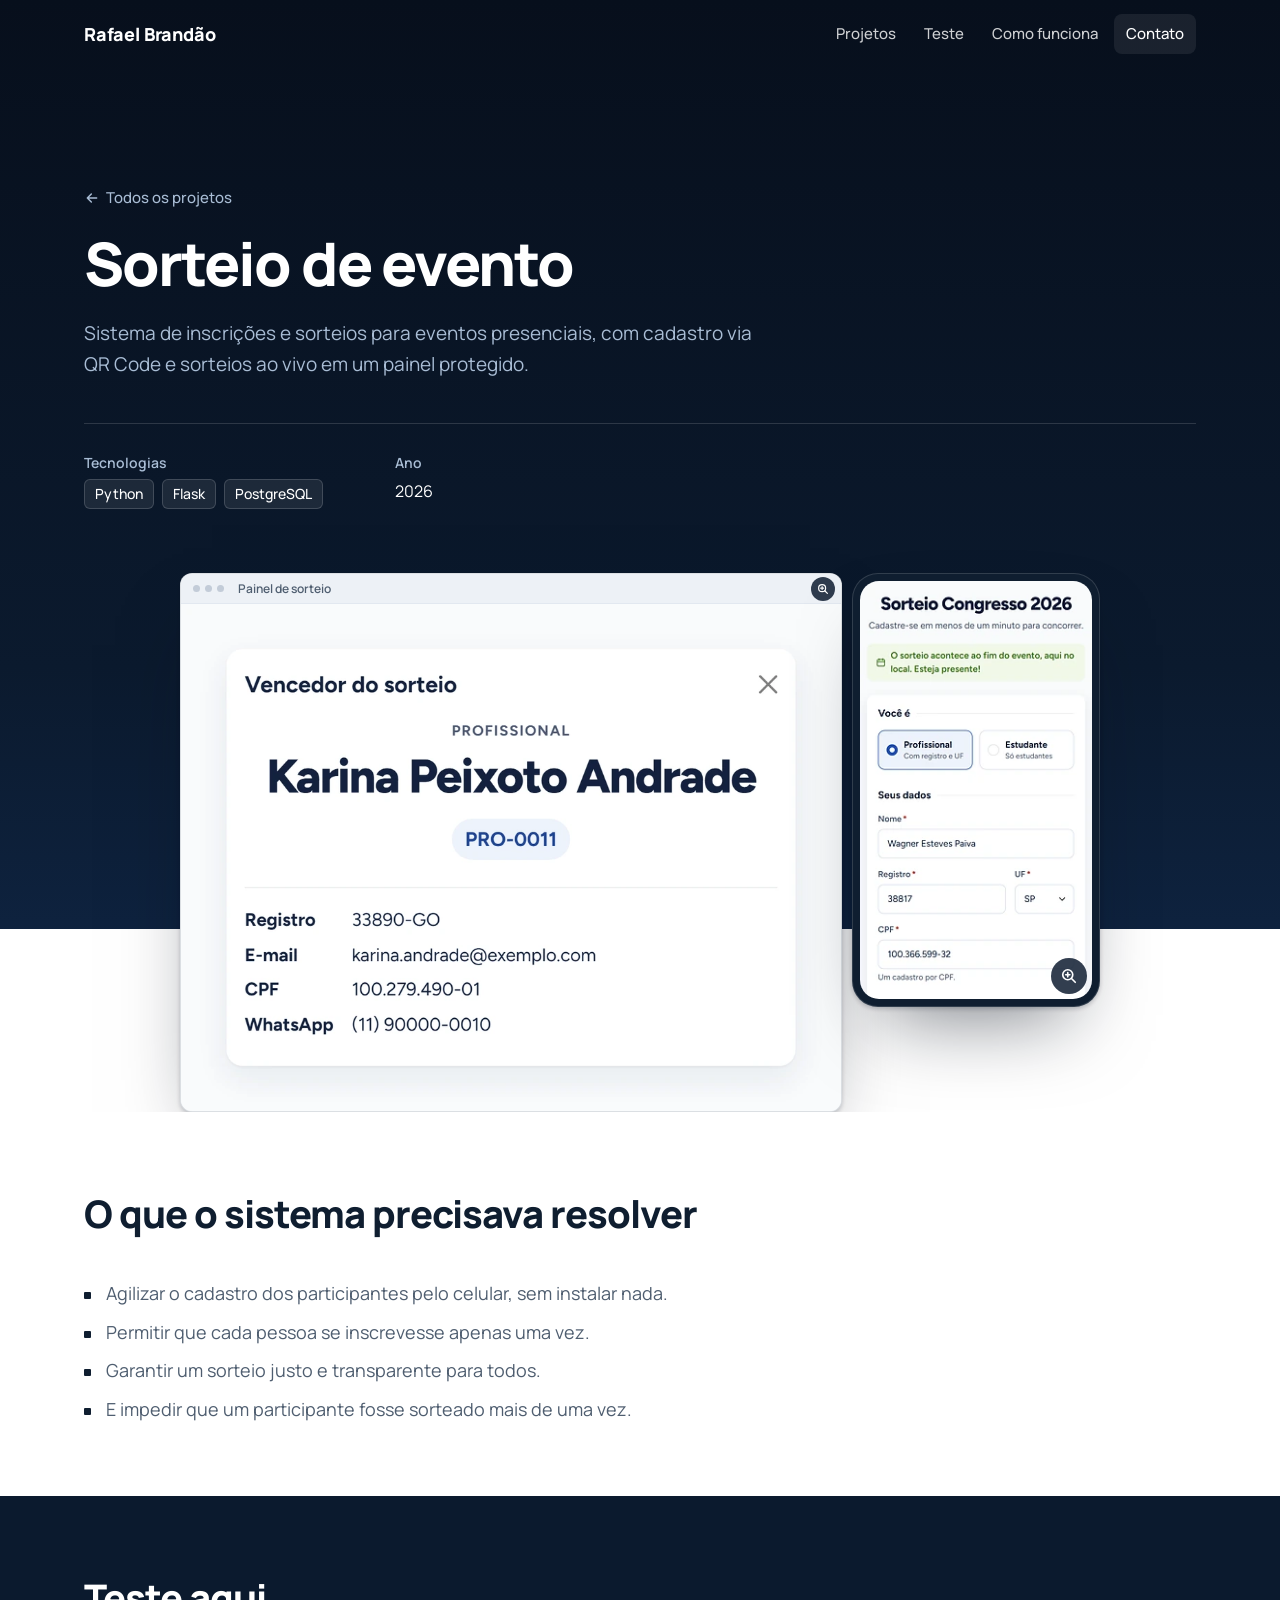
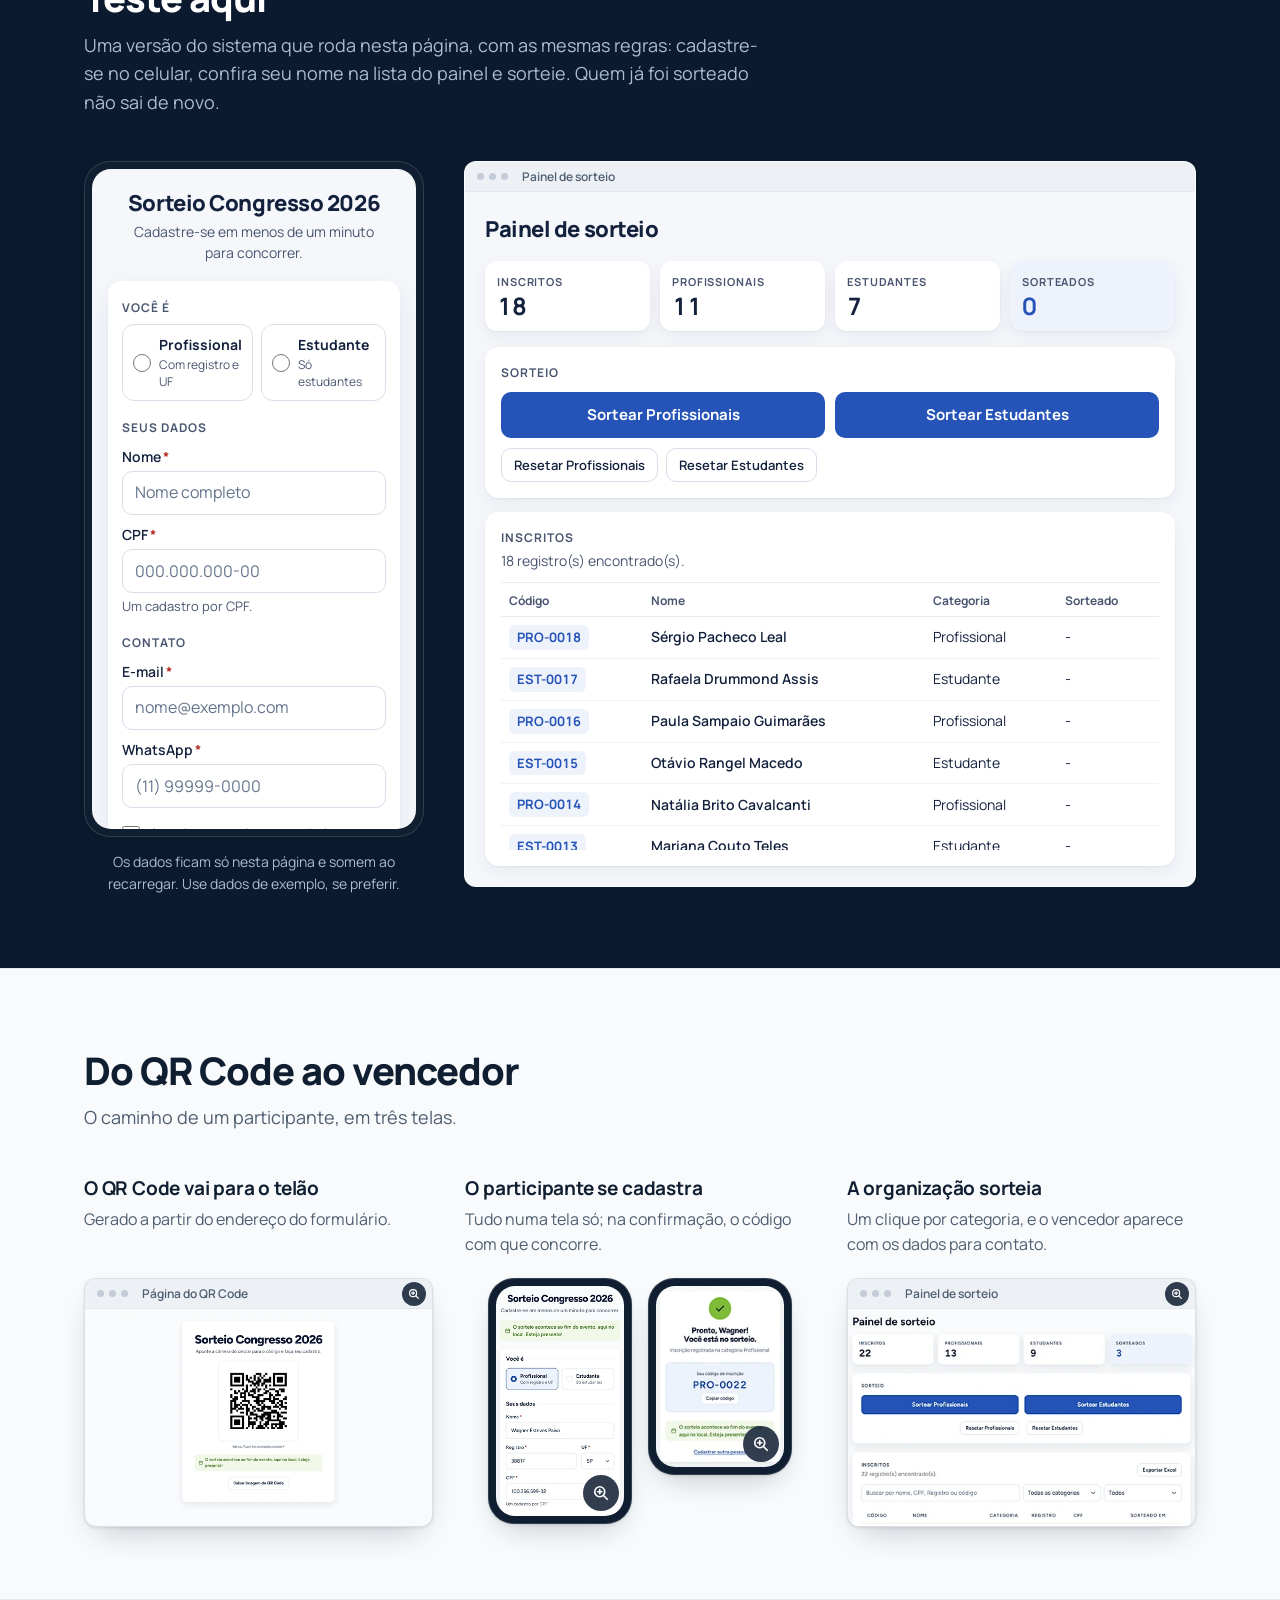
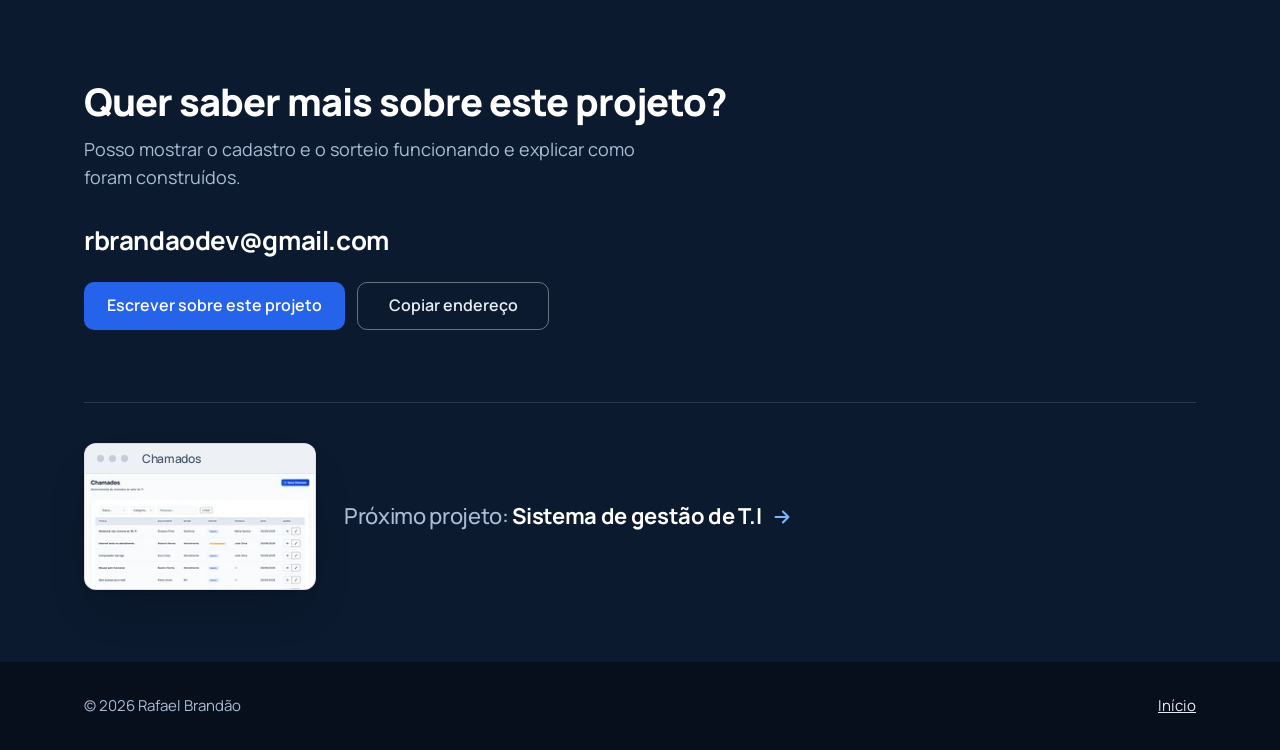
<file: projetos/sorteio-evento.html>
<!DOCTYPE html>
<html lang="pt-BR">
<head>
<meta charset="UTF-8">
<meta name="viewport" content="width=device-width, initial-scale=1">
<title>Sorteio de evento — Rafael Brandão</title>
<meta name="description" content="Estudo de caso: cadastro por QR Code e sorteio ao vivo em eventos, com Flask e PostgreSQL.">
<meta name="theme-color" content="#070F1C">
<link rel="icon" href="../assets/icones/icone.svg" type="image/svg+xml">
<link rel="icon" href="../assets/icones/icone-32.png" type="image/png" sizes="32x32">
<link rel="apple-touch-icon" href="../assets/icones/icone-180.png">
<meta property="og:type" content="article">
<meta property="og:locale" content="pt_BR">
<meta property="og:site_name" content="Rafael Brandão">
<meta property="og:title" content="Sorteio de evento — Rafael Brandão">
<meta property="og:description" content="Estudo de caso: cadastro por QR Code e sorteio ao vivo em eventos, com Flask e PostgreSQL.">
<meta property="og:url" content="https://rafaelbrandaodev.github.io/projetos/sorteio-evento.html">
<meta property="og:image" content="https://rafaelbrandaodev.github.io/assets/img/compartilhar/sorteio-evento.png">
<meta property="og:image:width" content="1200">
<meta property="og:image:height" content="630">
<meta property="og:image:alt" content="Janela do vencedor do sorteio e o formulário de cadastro aberto no celular">
<meta name="twitter:card" content="summary_large_image">
<!--
  Projeto mostrado de forma anônima: sem nome ou logo da instituição.
  Nas capturas o evento tem um nome genérico, o cabeçalho com a logo fica de fora
  e os participantes são fictícios.
-->
<link rel="stylesheet" href="../assets/css/estilo.css">
<link rel="stylesheet" href="../assets/css/estudo.css">
<link rel="stylesheet" href="../assets/css/demo-sorteio.css">
</head>
<body>
<a class="pular" href="#conteudo">Pular para o conteúdo</a>

<header class="nav" id="nav">
  <div class="container">
    <a href="../index.html" class="marca">Rafael Brandão</a>
    <button class="nav-toggle" id="nav-toggle" aria-label="Abrir menu" aria-expanded="false" aria-controls="nav-links">
      <svg width="20" height="20" viewBox="0 0 24 24" fill="none" stroke="currentColor" stroke-width="2" stroke-linecap="round" aria-hidden="true"><path d="M4 7h16M4 12h16M4 17h16"/></svg>
    </button>
    <nav class="nav-links" id="nav-links" aria-label="Seções">
      <a href="../index.html#projetos">Projetos</a>
      <a href="#demo">Teste</a>
      <a href="#fluxo">Como funciona</a>
      <a href="#contato">Contato</a>
    </nav>
  </div>
</header>

<main id="conteudo">

  <div class="topo escuro">
    <div class="container">
      <a class="voltar" href="../index.html#projetos">
        <svg width="16" height="16" viewBox="0 0 24 24" fill="none" stroke="currentColor" stroke-width="2.2" stroke-linecap="round" stroke-linejoin="round" aria-hidden="true"><path d="M19 12H5M11 18l-6-6 6-6"/></svg>
        Todos os projetos</a>
      <h1>Sorteio de evento</h1>
      <p class="sub">Sistema de inscrições e sorteios para eventos presenciais, com cadastro via QR Code e sorteios ao vivo em um painel protegido.</p>
      <dl class="ficha">
        <div><dt>Tecnologias</dt><dd><ul class="etiquetas"><li>Python</li><li>Flask</li><li>PostgreSQL</li></ul></dd></div>
        <div><dt>Ano</dt><dd>2026</dd></div>
      </dl>
      <div class="topo-tela">
        <div class="capa capa-sorteio">
          <button type="button" class="janela capa-principal ampliavel" data-titulo="Vencedor do sorteio"><span class="janela-barra">Painel de sorteio</span><img src="../assets/img/sorteio-evento/vencedor.png" srcset="../assets/img/sorteio-evento/vencedor-160.webp 160w, ../assets/img/sorteio-evento/vencedor-160.webp 160w, ../assets/img/sorteio-evento/vencedor-240.webp 240w, ../assets/img/sorteio-evento/vencedor-240.webp 240w, ../assets/img/sorteio-evento/vencedor-320.webp 320w, ../assets/img/sorteio-evento/vencedor-320.webp 320w, ../assets/img/sorteio-evento/vencedor-480.webp 480w, ../assets/img/sorteio-evento/vencedor-480.webp 480w, ../assets/img/sorteio-evento/vencedor-640.webp 640w, ../assets/img/sorteio-evento/vencedor-640.webp 640w, ../assets/img/sorteio-evento/vencedor-960.webp 960w, ../assets/img/sorteio-evento/vencedor-960.webp 960w, ../assets/img/sorteio-evento/vencedor.png 1160w" sizes="(max-width:880px) 68vw, (max-width:1208px) 64vw, 660px" alt="Janela do vencedor do sorteio com o nome, a categoria, o código e os dados de contato" width="1160" height="890"></button>
          <button type="button" class="celular capa-peca ampliavel" data-titulo="Cadastro no celular" data-ampliada="../assets/img/sorteio-evento/cadastro.png" data-largura="824"><img src="../assets/img/sorteio-evento/cadastro-foco.png" srcset="../assets/img/sorteio-evento/cadastro-foco-160.webp 160w, ../assets/img/sorteio-evento/cadastro-foco-240.webp 240w, ../assets/img/sorteio-evento/cadastro-foco-320.webp 320w, ../assets/img/sorteio-evento/cadastro-foco-480.webp 480w, ../assets/img/sorteio-evento/cadastro-foco-640.webp 640w, ../assets/img/sorteio-evento/cadastro-foco.png 824w" sizes="(max-width:880px) 24vw, (max-width:1208px) 23vw, 232px" alt="Formulário de cadastro aberto no celular" width="824" height="1480"></button>
        </div>
      </div>
    </div>
  </div>

  <section id="contexto">
    <div class="container">
      <div class="titulo-sec"><h2>O que o sistema precisava resolver</h2></div>
      <div class="texto-longo">
        <ul class="objetivos">
          <li>Agilizar o cadastro dos participantes pelo celular, sem instalar nada.</li>
          <li>Permitir que cada pessoa se inscrevesse apenas uma vez.</li>
          <li>Garantir um sorteio justo e transparente para todos.</li>
          <li>E impedir que um participante fosse sorteado mais de uma vez.</li>
        </ul>
      </div>
    </div>
  </section>

  <section id="demo" class="escuro">
    <div class="container">
      <div class="titulo-sec">
        <h2>Teste aqui</h2>
        <p>Uma versão do sistema que roda nesta página, com as mesmas regras: cadastre-se no celular, confira seu nome na lista do painel e sorteie. Quem já foi sorteado não sai de novo.</p>
      </div>
      <div class="demo-sorteio" data-demo-sorteio>
        <div>
          <div class="celular">
            <div class="ds-tela">
              <div class="ds-tela-conteudo" data-tela="cadastro">
                <p class="ds-titulo">Sorteio Congresso 2026</p>
                <p class="ds-copia">Cadastre-se em menos de um minuto para concorrer.</p>
                <form class="ds-cartao" id="ds-form" novalidate>
                  <p class="so-leitor" aria-live="polite" id="ds-aviso"></p>
                  <p class="ds-alerta" id="ds-alerta" role="alert" hidden></p>
                  <fieldset>
                    <legend class="ds-secao">Você é</legend>
                    <div class="ds-tipos">
                      <label class="ds-tipo"><input type="radio" name="tipo" value="profissional"><span><strong>Profissional</strong><small>Com registro e UF</small></span></label>
                      <label class="ds-tipo"><input type="radio" name="tipo" value="estudante"><span><strong>Estudante</strong><small>Só estudantes</small></span></label>
                    </div>
                  </fieldset>
                  <span class="ds-secao">Seus dados</span>
                  <div class="ds-campo"><label for="ds-nome">Nome<span class="ds-obrigatorio" aria-hidden="true">*</span></label><input id="ds-nome" placeholder="Nome completo" autocomplete="off" maxlength="120"></div>
                  <div class="ds-linha ds-so-profissional">
                    <div class="ds-campo"><label for="ds-registro">Registro<span class="ds-obrigatorio" aria-hidden="true">*</span></label><input id="ds-registro" placeholder="123456" inputmode="numeric" autocomplete="off"></div>
                    <div class="ds-campo"><label for="ds-uf">UF<span class="ds-obrigatorio" aria-hidden="true">*</span></label><select id="ds-uf"><option value="">UF</option></select></div>
                  </div>
                  <div class="ds-campo"><label for="ds-cpf">CPF<span class="ds-obrigatorio" aria-hidden="true">*</span></label><input id="ds-cpf" placeholder="000.000.000-00" inputmode="numeric" autocomplete="off" maxlength="14" aria-describedby="ds-cpf-ajuda"><p class="ds-ajuda" id="ds-cpf-ajuda">Um cadastro por CPF.</p></div>
                  <span class="ds-secao">Contato</span>
                  <div class="ds-campo"><label for="ds-email">E-mail<span class="ds-obrigatorio" aria-hidden="true">*</span></label><input id="ds-email" type="email" placeholder="nome@exemplo.com" autocomplete="off" autocapitalize="off" spellcheck="false"></div>
                  <div class="ds-campo"><label for="ds-whatsapp">WhatsApp<span class="ds-obrigatorio" aria-hidden="true">*</span></label><input id="ds-whatsapp" placeholder="(11) 99999-0000" inputmode="tel" autocomplete="off" maxlength="15"></div>
                  <div class="ds-consentimento"><input type="checkbox" id="ds-consentimento"><label for="ds-consentimento">Autorizo o uso dos meus dados somente para a realização deste sorteio e para contato caso eu seja sorteado(a).<span class="ds-obrigatorio" aria-hidden="true">*</span></label></div>
                  <button type="submit" class="ds-btn ds-btn-marca ds-enviar">Participar do sorteio</button>
                </form>
                <button type="button" class="ds-exemplo" data-acao="exemplo">Preencher com dados de exemplo</button>
              </div>
              <div class="ds-tela-conteudo" data-tela="confirmacao" hidden>
                <div class="ds-cartao ds-confirmacao">
                  <span class="ds-check" aria-hidden="true"><svg viewBox="0 0 24 24"><path d="M5 12.5l4.5 4.5L19 7.5"/></svg></span>
                  <h3 class="ds-titulo" tabindex="-1" data-campo="titulo"></h3>
                  <p class="ds-copia" data-campo="categoria"></p>
                  <div class="ds-caixa-codigo"><span>Seu código de inscrição</span><strong data-campo="codigo"></strong></div>
                  <button type="button" class="ds-link" data-acao="outra">Cadastrar outra pessoa</button>
                </div>
              </div>
            </div>
          </div>
          <p class="ds-legenda">Os dados ficam só nesta página e somem ao recarregar. Use dados de exemplo, se preferir.</p>
        </div>
        <div class="janela">
          <span class="janela-barra">Painel de sorteio</span>
          <div class="ds-painel">
            <h3>Painel de sorteio</h3>
            <div class="ds-numeros">
              <div><span>Inscritos</span><strong data-n="total">0</strong></div>
              <div><span>Profissionais</span><strong data-n="profissional">0</strong></div>
              <div><span>Estudantes</span><strong data-n="estudante">0</strong></div>
              <div class="ds-destaque"><span>Sorteados</span><strong data-n="sorteados">0</strong></div>
            </div>
            <div class="ds-bloco">
              <p class="ds-rotulo-sec">Sorteio</p>
              <div class="ds-sortear">
                <button type="button" class="ds-btn ds-btn-marca" data-sortear="profissional">Sortear Profissionais</button>
                <button type="button" class="ds-btn ds-btn-marca" data-sortear="estudante">Sortear Estudantes</button>
              </div>
              <div class="ds-resetar">
                <button type="button" class="ds-btn ds-btn-casca" data-resetar="profissional">Resetar Profissionais</button>
                <button type="button" class="ds-btn ds-btn-casca" data-resetar="estudante">Resetar Estudantes</button>
              </div>
            </div>
            <div class="ds-bloco">
              <p class="ds-rotulo-sec">Inscritos</p>
              <p class="ds-contagem" aria-live="polite"></p>
              <div class="ds-lista" tabindex="0" role="region" aria-label="Lista de inscritos">
                <table>
                  <thead><tr><th scope="col">Código</th><th scope="col">Nome</th><th scope="col">Categoria</th><th scope="col">Sorteado</th></tr></thead>
                  <tbody></tbody>
                </table>
              </div>
            </div>
            <div class="ds-modal" role="dialog" aria-modal="true" aria-labelledby="ds-modal-titulo" hidden>
              <div class="ds-modal-caixa">
                <div class="ds-modal-topo"><h4 id="ds-modal-titulo">Vencedor do sorteio</h4><button type="button" class="ds-fechar" aria-label="Fechar">×</button></div>
                <div data-etapa="suspense" aria-live="polite"><p class="ds-suspense">Sorteando…</p><div class="ds-carretel" aria-hidden="true"><span></span><span></span><span></span></div></div>
                <p class="ds-falha" data-etapa="erro" role="alert" hidden></p>
                <div class="ds-resultado" data-etapa="resultado" aria-live="polite" hidden>
                  <p class="ds-rotulo-sec" data-campo="tipo"></p>
                  <p class="ds-vencedor" data-campo="nome"></p>
                  <span class="ds-codigo" data-campo="codigo"></span>
                  <p class="ds-voce-marca" data-voce hidden>Seu cadastro foi o sorteado.</p>
                  <dl class="ds-detalhes">
                    <dt>Registro</dt><dd data-campo="registro"></dd>
                    <dt>E-mail</dt><dd data-campo="email"></dd>
                    <dt>CPF</dt><dd data-campo="cpf"></dd>
                    <dt>WhatsApp</dt><dd data-campo="whatsapp"></dd>
                  </dl>
                </div>
              </div>
            </div>
          </div>
        </div>
      </div>
      <noscript><p>A demonstração precisa de JavaScript.</p></noscript>
    </div>
  </section>

  <section id="fluxo">
    <div class="container">
      <div class="titulo-sec">
        <h2>Do QR Code ao vencedor</h2>
        <p>O caminho de um participante, em três telas.</p>
      </div>
      <div class="passos iguais">
        <div>
          <h3>O QR Code vai para o telão</h3>
          <p>Gerado a partir do endereço do formulário.</p>
          <button type="button" class="janela ampliavel" data-titulo="Página do QR Code"><span class="janela-barra">Página do QR Code</span><img src="../assets/img/sorteio-evento/qrcode.png" srcset="../assets/img/sorteio-evento/qrcode-160.webp 160w, ../assets/img/sorteio-evento/qrcode-240.webp 240w, ../assets/img/sorteio-evento/qrcode-320.webp 320w, ../assets/img/sorteio-evento/qrcode-480.webp 480w, ../assets/img/sorteio-evento/qrcode-640.webp 640w, ../assets/img/sorteio-evento/qrcode-960.webp 960w, ../assets/img/sorteio-evento/qrcode-1280.webp 1280w, ../assets/img/sorteio-evento/qrcode-1920.webp 1920w, ../assets/img/sorteio-evento/qrcode.png 2160w" sizes="(max-width:880px) 94vw, (max-width:1208px) 29vw, 347px" alt="Página com o QR Code do formulário, o endereço e o aviso de quando acontece o sorteio" width="2160" height="1732" loading="lazy"></button>
        </div>
        <div>
          <h3>O participante se cadastra</h3>
          <p>Tudo numa tela só; na confirmação, o código com que concorre.</p>
          <div class="par">
            <button type="button" class="celular ampliavel" data-titulo="Cadastro no celular" data-ampliada="../assets/img/sorteio-evento/cadastro.png" data-largura="824"><img src="../assets/img/sorteio-evento/cadastro-foco.png" srcset="../assets/img/sorteio-evento/cadastro-foco-160.webp 160w, ../assets/img/sorteio-evento/cadastro-foco-240.webp 240w, ../assets/img/sorteio-evento/cadastro-foco-320.webp 320w, ../assets/img/sorteio-evento/cadastro-foco-480.webp 480w, ../assets/img/sorteio-evento/cadastro-foco-640.webp 640w, ../assets/img/sorteio-evento/cadastro-foco.png 824w" sizes="(max-width:880px) 39vw, (max-width:1208px) 11vw, 144px" alt="Formulário de cadastro no celular, com categoria, nome, registro profissional, UF e CPF" width="824" height="1480" loading="lazy"></button>
            <button type="button" class="celular ampliavel" data-titulo="Confirmação do cadastro"><img src="../assets/img/sorteio-evento/confirmacao.png" srcset="../assets/img/sorteio-evento/confirmacao-160.webp 160w, ../assets/img/sorteio-evento/confirmacao-240.webp 240w, ../assets/img/sorteio-evento/confirmacao-320.webp 320w, ../assets/img/sorteio-evento/confirmacao-480.webp 480w, ../assets/img/sorteio-evento/confirmacao-640.webp 640w, ../assets/img/sorteio-evento/confirmacao.png 824w" sizes="(max-width:880px) 39vw, (max-width:1208px) 11vw, 144px" alt="Confirmação do cadastro com o código de inscrição PRO-0022" width="824" height="1162" loading="lazy"></button>
          </div>
        </div>
        <div>
          <h3>A organização sorteia</h3>
          <p>Um clique por categoria, e o vencedor aparece com os dados para contato.</p>
          <button type="button" class="janela ampliavel" data-titulo="Painel de sorteio"><span class="janela-barra">Painel de sorteio</span><img src="../assets/img/sorteio-evento/painel.png" srcset="../assets/img/sorteio-evento/painel-160.webp 160w, ../assets/img/sorteio-evento/painel-240.webp 240w, ../assets/img/sorteio-evento/painel-320.webp 320w, ../assets/img/sorteio-evento/painel-480.webp 480w, ../assets/img/sorteio-evento/painel-640.webp 640w, ../assets/img/sorteio-evento/painel-960.webp 960w, ../assets/img/sorteio-evento/painel-1280.webp 1280w, ../assets/img/sorteio-evento/painel.png 1888w" sizes="(max-width:880px) 94vw, (max-width:1208px) 29vw, 347px" alt="Painel de sorteio com o total de inscritos, profissionais, estudantes e sorteados e os botões de sortear por categoria" width="1888" height="1180" loading="lazy"></button>
        </div>
      </div>
    </div>
  </section>

  <section id="contato" class="fim escuro">
    <div class="container">
      <div class="titulo-sec">
        <h2>Quer saber mais sobre este projeto?</h2>
        <p>Posso mostrar o cadastro e o sorteio funcionando e explicar como foram construídos.</p>
      </div>
      <p class="email">rbrandaodev@gmail.com</p>
      <div class="acoes">
        <a class="btn btn-primario" href="mailto:rbrandaodev@gmail.com?subject=Sorteio%20de%20evento">Escrever sobre este projeto</a>
        <button type="button" class="btn btn-secundario" data-copiar="rbrandaodev@gmail.com" aria-live="polite">Copiar endereço</button>
      </div>
      <a class="proximo" href="sistema-gestao-ti.html">
        <span class="janela"><span class="janela-barra">Chamados</span><img src="../assets/img/sistema-ti/chamados-fila.png" srcset="../assets/img/sistema-ti/chamados-fila-160.webp 160w, ../assets/img/sistema-ti/chamados-fila-240.webp 240w, ../assets/img/sistema-ti/chamados-fila-320.webp 320w, ../assets/img/sistema-ti/chamados-fila-480.webp 480w, ../assets/img/sistema-ti/chamados-fila-640.webp 640w, ../assets/img/sistema-ti/chamados-fila-960.webp 960w, ../assets/img/sistema-ti/chamados-fila-1280.webp 1280w, ../assets/img/sistema-ti/chamados-fila-1920.webp 1920w, ../assets/img/sistema-ti/chamados-fila.png 2560w" sizes="230px" alt="" width="2560" height="1280" loading="lazy"></span>
        <span>Próximo projeto: <b>Sistema de gestão de T.I</b> <svg width="22" height="22" viewBox="0 0 24 24" fill="none" stroke="currentColor" stroke-width="2.2" stroke-linecap="round" stroke-linejoin="round" aria-hidden="true"><path d="M5 12h14M13 6l6 6-6 6"/></svg></span>
      </a>
    </div>
  </section>

</main>

<footer>
  <div class="container">
    <span>© 2026 Rafael Brandão</span>
    <a class="direita" href="../index.html">Início</a>
  </div>
</footer>

<dialog class="lightbox" id="lightbox" aria-label="Tela ampliada">
  <button type="button" class="fechar" aria-label="Fechar">
    <svg width="18" height="18" viewBox="0 0 24 24" fill="none" stroke="currentColor" stroke-width="2.2" stroke-linecap="round" aria-hidden="true"><path d="M6 6l12 12M18 6L6 18"/></svg>
  </button>
  <figure><figcaption></figcaption></figure>
</dialog>

<script src="../assets/js/site.js"></script>
<script src="../assets/js/demo-sorteio.js"></script>
</body>
</html>
</file>
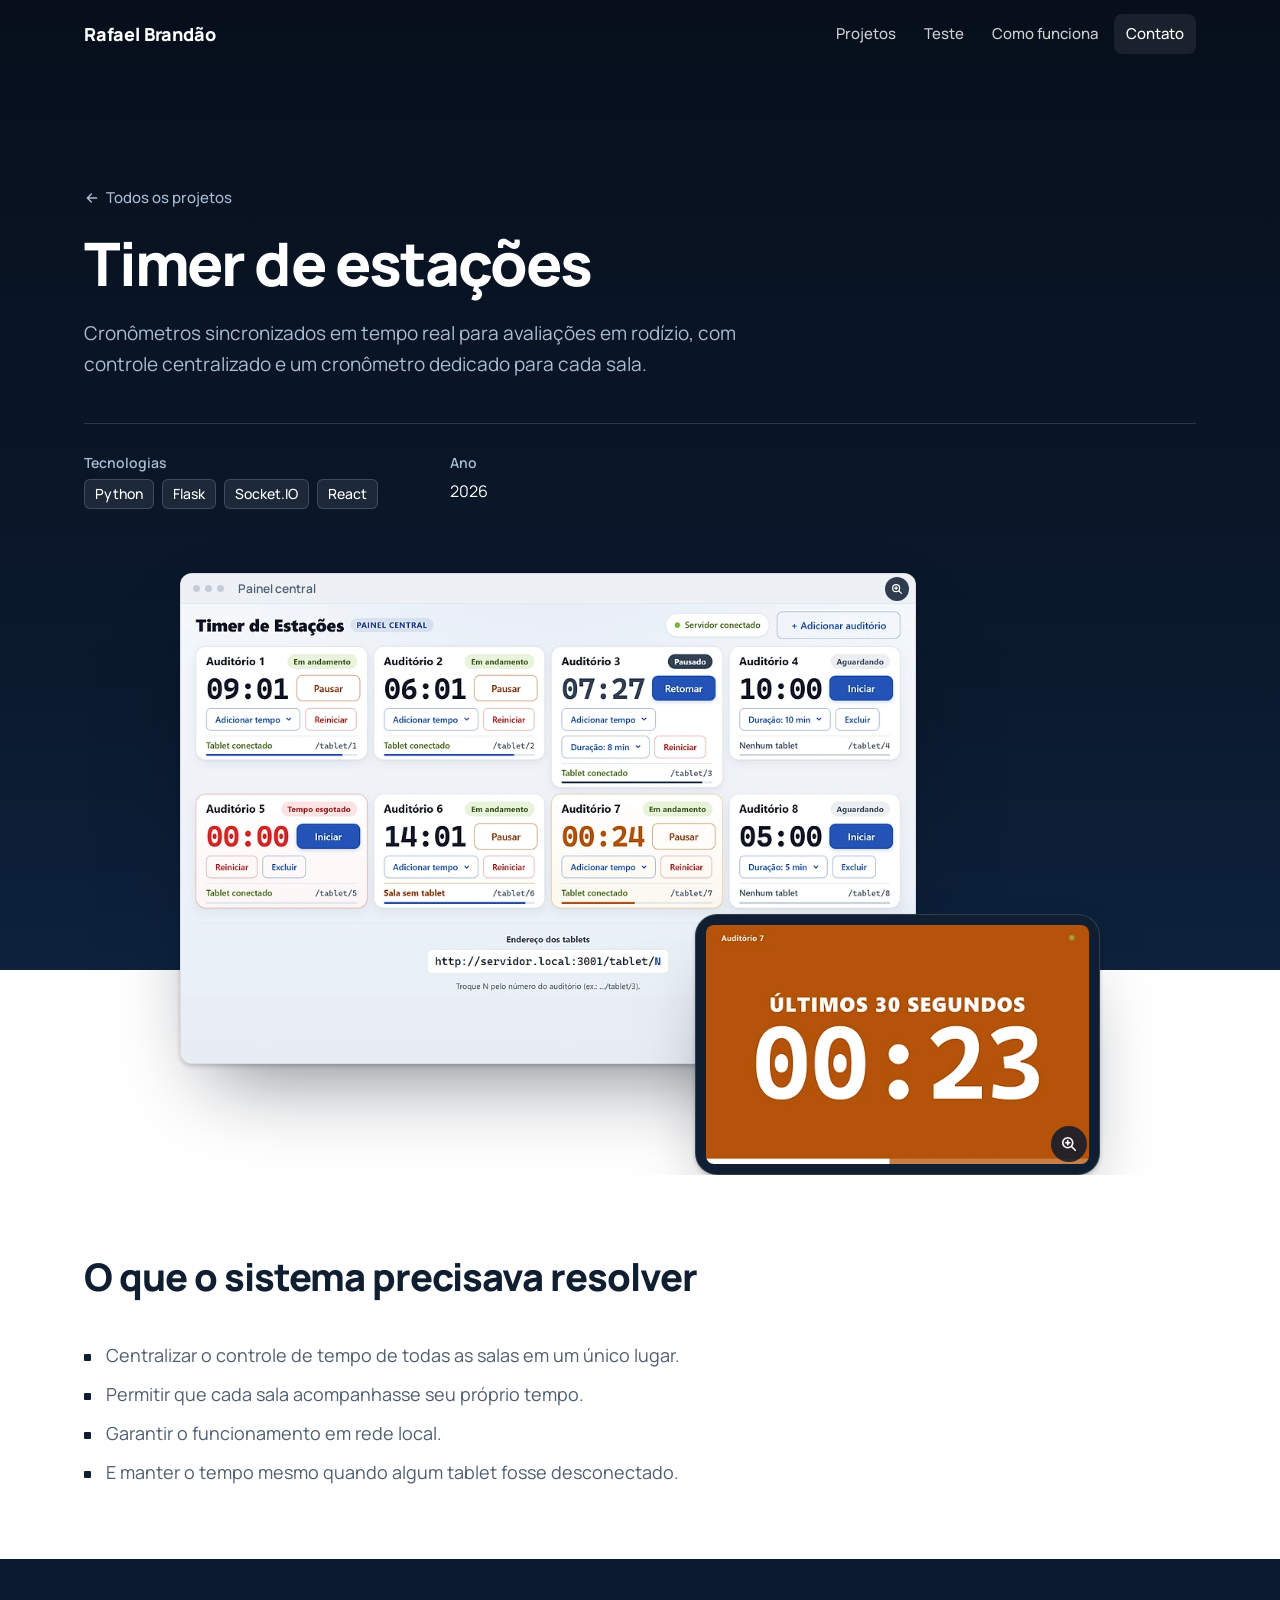
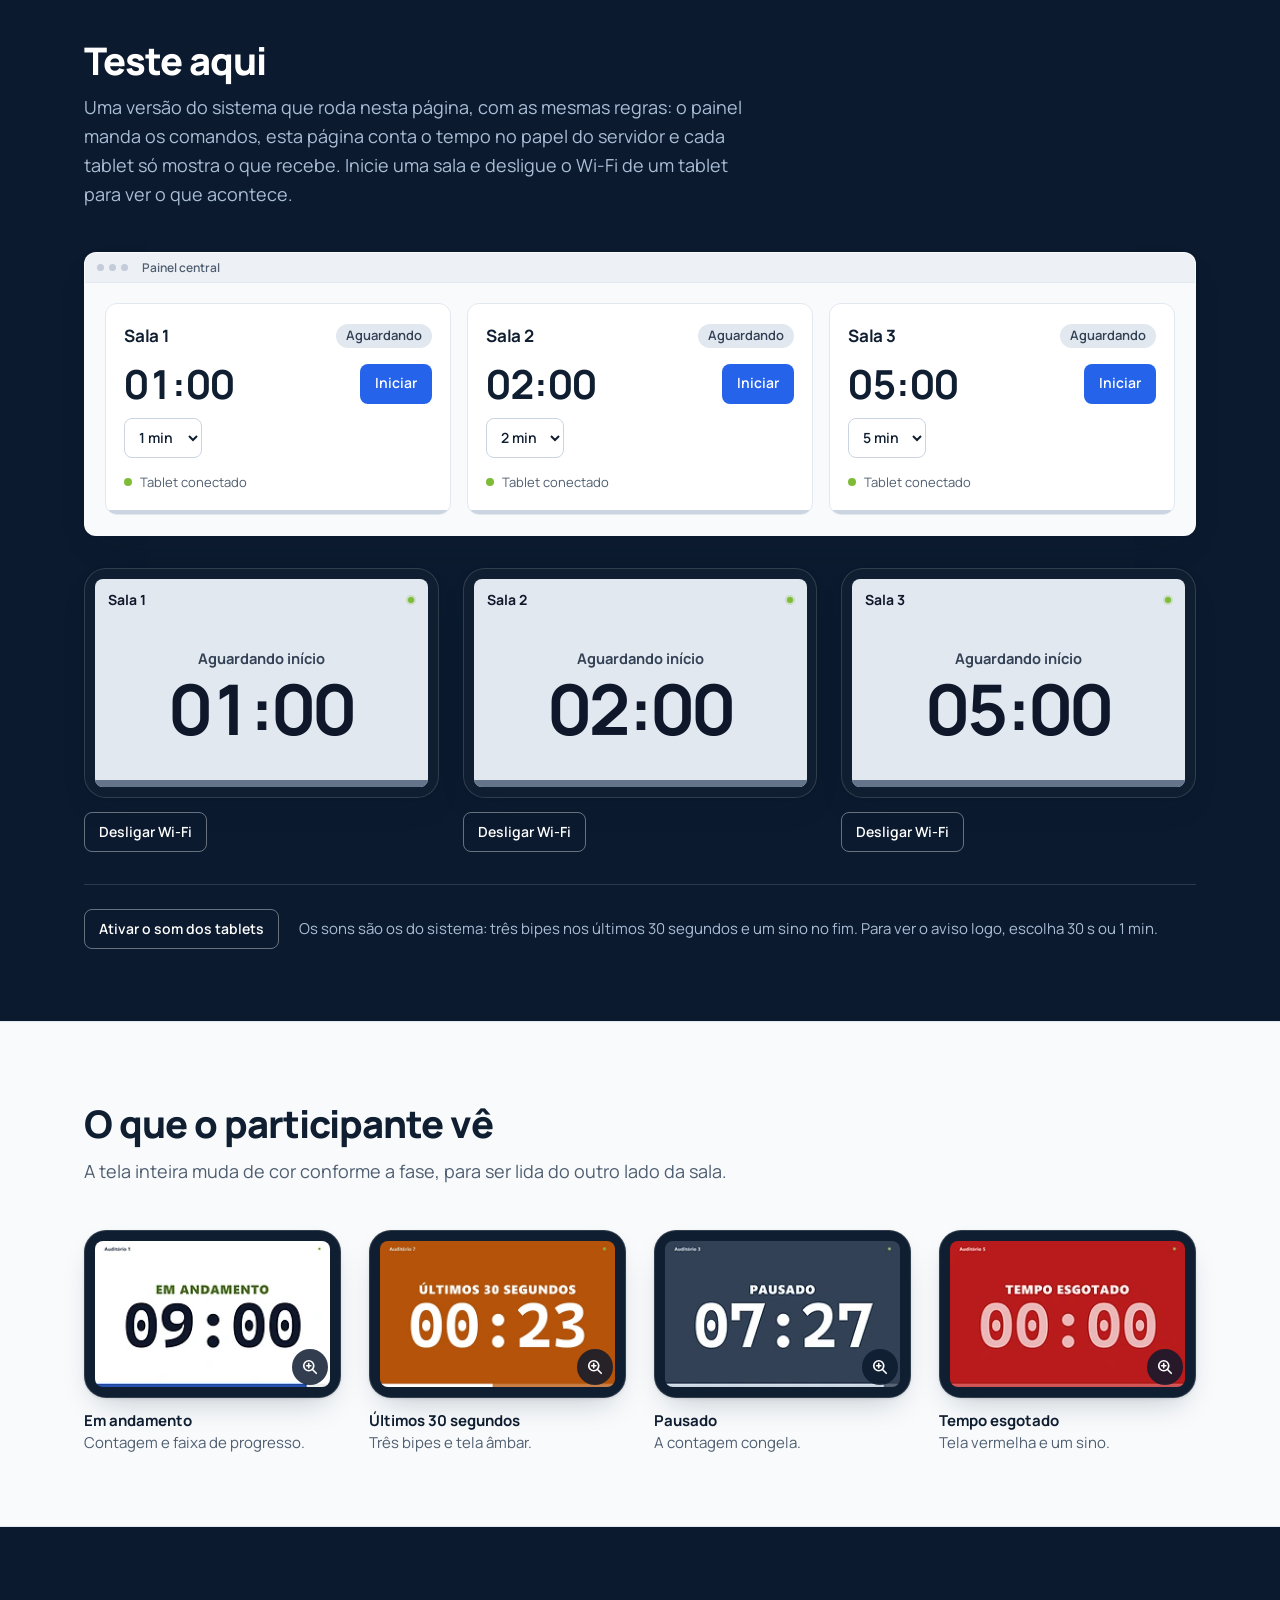
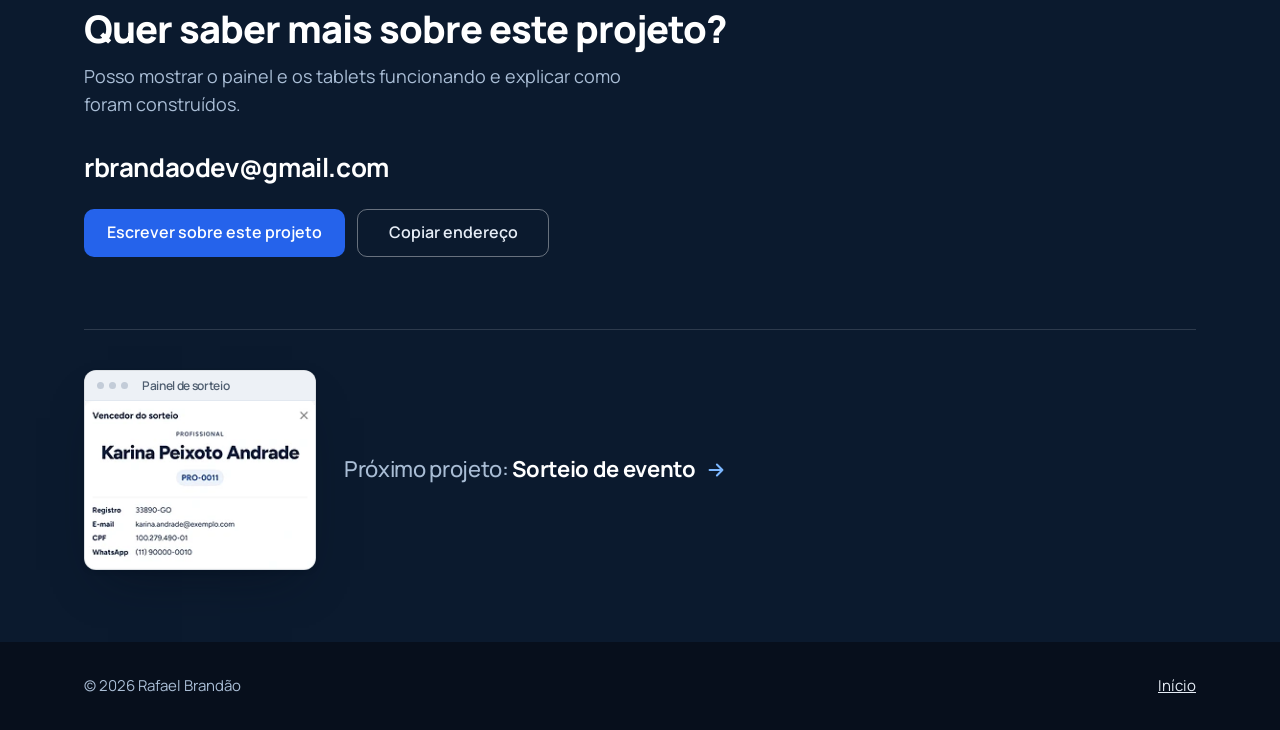
<file: projetos/timer-estacoes.html>
<!DOCTYPE html>
<html lang="pt-BR">
<head>
<meta charset="UTF-8">
<meta name="viewport" content="width=device-width, initial-scale=1">
<title>Timer de estações — Rafael Brandão</title>
<meta name="description" content="Estudo de caso: cronômetros sincronizados em tempo real para avaliações em várias salas, com Flask, Socket.IO e React.">
<meta name="theme-color" content="#070F1C">
<link rel="icon" href="../assets/icones/icone.svg" type="image/svg+xml">
<link rel="icon" href="../assets/icones/icone-32.png" type="image/png" sizes="32x32">
<link rel="apple-touch-icon" href="../assets/icones/icone-180.png">
<meta property="og:type" content="article">
<meta property="og:locale" content="pt_BR">
<meta property="og:site_name" content="Rafael Brandão">
<meta property="og:title" content="Timer de estações — Rafael Brandão">
<meta property="og:description" content="Estudo de caso: cronômetros sincronizados em tempo real para avaliações em várias salas, com Flask, Socket.IO e React.">
<meta property="og:url" content="https://rafaelbrandaodev.github.io/projetos/timer-estacoes.html">
<meta property="og:image" content="https://rafaelbrandaodev.github.io/assets/img/compartilhar/timer-estacoes.png">
<meta property="og:image:width" content="1200">
<meta property="og:image:height" content="630">
<meta property="og:image:alt" content="Painel central do timer com as salas e um tablet mostrando os últimos 30 segundos">
<meta name="twitter:card" content="summary_large_image">
<!--
  Projeto mostrado de forma anônima: sem nome ou logo da instituição.
  Nas capturas a logo foi removida e o endereço de rede é um exemplo.
-->
<link rel="stylesheet" href="../assets/css/estilo.css">
<link rel="stylesheet" href="../assets/css/estudo.css">
<link rel="stylesheet" href="../assets/css/demo-timer.css">
</head>
<body>
<a class="pular" href="#conteudo">Pular para o conteúdo</a>

<header class="nav" id="nav">
  <div class="container">
    <a href="../index.html" class="marca">Rafael Brandão</a>
    <button class="nav-toggle" id="nav-toggle" aria-label="Abrir menu" aria-expanded="false" aria-controls="nav-links">
      <svg width="20" height="20" viewBox="0 0 24 24" fill="none" stroke="currentColor" stroke-width="2" stroke-linecap="round" aria-hidden="true"><path d="M4 7h16M4 12h16M4 17h16"/></svg>
    </button>
    <nav class="nav-links" id="nav-links" aria-label="Seções">
      <a href="../index.html#projetos">Projetos</a>
      <a href="#demo">Teste</a>
      <a href="#fluxo">Como funciona</a>
      <a href="#contato">Contato</a>
    </nav>
  </div>
</header>

<main id="conteudo">

  <div class="topo escuro">
    <div class="container">
      <a class="voltar" href="../index.html#projetos">
        <svg width="16" height="16" viewBox="0 0 24 24" fill="none" stroke="currentColor" stroke-width="2.2" stroke-linecap="round" stroke-linejoin="round" aria-hidden="true"><path d="M19 12H5M11 18l-6-6 6-6"/></svg>
        Todos os projetos</a>
      <h1>Timer de estações</h1>
      <p class="sub">Cronômetros sincronizados em tempo real para avaliações em rodízio, com controle centralizado e um cronômetro dedicado para cada sala.</p>
      <dl class="ficha">
        <div><dt>Tecnologias</dt><dd><ul class="etiquetas"><li>Python</li><li>Flask</li><li>Socket.IO</li><li>React</li></ul></dd></div>
        <div><dt>Ano</dt><dd>2026</dd></div>
      </dl>
      <div class="topo-tela">
        <div class="capa capa-timer">
          <button type="button" class="janela capa-principal ampliavel" data-titulo="Painel central"><span class="janela-barra">Painel central</span><img src="../assets/img/timer-estacoes/painel.png" srcset="../assets/img/timer-estacoes/painel-160.webp 160w, ../assets/img/timer-estacoes/painel-240.webp 240w, ../assets/img/timer-estacoes/painel-320.webp 320w, ../assets/img/timer-estacoes/painel-480.webp 480w, ../assets/img/timer-estacoes/painel-640.webp 640w, ../assets/img/timer-estacoes/painel-960.webp 960w, ../assets/img/timer-estacoes/painel-1280.webp 1280w, ../assets/img/timer-estacoes/painel-1920.webp 1920w, ../assets/img/timer-estacoes/painel.png 2400w" sizes="(max-width:880px) 75vw, (max-width:1208px) 72vw, 734px" alt="Painel central com os cronômetros das salas 1, 2 e 3, cada um com o tempo, a fase e o tablet conectado" width="2400" height="1500"></button>
          <button type="button" class="tablet capa-peca ampliavel" data-titulo="Tablet: últimos 30 segundos"><img src="../assets/img/timer-estacoes/tablet-aviso.png" srcset="../assets/img/timer-estacoes/tablet-aviso-160.webp 160w, ../assets/img/timer-estacoes/tablet-aviso-240.webp 240w, ../assets/img/timer-estacoes/tablet-aviso-320.webp 320w, ../assets/img/timer-estacoes/tablet-aviso-480.webp 480w, ../assets/img/timer-estacoes/tablet-aviso-640.webp 640w, ../assets/img/timer-estacoes/tablet-aviso-960.webp 960w, ../assets/img/timer-estacoes/tablet-aviso-1280.webp 1280w, ../assets/img/timer-estacoes/tablet-aviso-1920.webp 1920w, ../assets/img/timer-estacoes/tablet-aviso.png 2560w" sizes="(max-width:880px) 39vw, (max-width:1208px) 37vw, 383px" alt="Tablet de uma sala com a tela âmbar dos últimos 30 segundos" width="2560" height="1600"></button>
        </div>
      </div>
    </div>
  </div>

  <section id="contexto">
    <div class="container">
      <div class="titulo-sec"><h2>O que o sistema precisava resolver</h2></div>
      <div class="texto-longo">
        <ul class="objetivos">
          <li>Centralizar o controle de tempo de todas as salas em um único lugar.</li>
          <li>Permitir que cada sala acompanhasse seu próprio tempo.</li>
          <li>Garantir o funcionamento em rede local.</li>
          <li>E manter o tempo mesmo quando algum tablet fosse desconectado.</li>
        </ul>
      </div>
    </div>
  </section>

  <section id="demo" class="escuro">
    <div class="container">
      <div class="titulo-sec">
        <h2>Teste aqui</h2>
        <p>Uma versão do sistema que roda nesta página, com as mesmas regras: o painel manda os comandos, esta página conta o tempo no papel do servidor e cada tablet só mostra o que recebe. Inicie uma sala e desligue o Wi-Fi de um tablet para ver o que acontece.</p>
      </div>
      <div class="demo-timer" data-demo-timer>
        <div class="janela demo-painel"><span class="janela-barra">Painel central</span><div class="demo-cartoes"></div></div>
        <div class="demo-tablets"></div>
        <div class="demo-barra">
          <button type="button" class="dt-btn" data-som>Ativar o som dos tablets</button>
          <p>Os sons são os do sistema: três bipes nos últimos 30 segundos e um sino no fim. Para ver o aviso logo, escolha 30 s ou 1 min.</p>
        </div>
      </div>
      <noscript><p>A demonstração precisa de JavaScript.</p></noscript>
    </div>
  </section>

  <section id="fluxo">
    <div class="container">
      <div class="titulo-sec">
        <h2>O que o participante vê</h2>
        <p>A tela inteira muda de cor conforme a fase, para ser lida do outro lado da sala.</p>
      </div>
      <div class="miniaturas quatro">
        <figure>
          <button type="button" class="tablet ampliavel" data-titulo="Tablet: em andamento"><img src="../assets/img/timer-estacoes/tablet-andamento.png" srcset="../assets/img/timer-estacoes/tablet-andamento-160.webp 160w, ../assets/img/timer-estacoes/tablet-andamento-240.webp 240w, ../assets/img/timer-estacoes/tablet-andamento-320.webp 320w, ../assets/img/timer-estacoes/tablet-andamento-480.webp 480w, ../assets/img/timer-estacoes/tablet-andamento-640.webp 640w, ../assets/img/timer-estacoes/tablet-andamento-960.webp 960w, ../assets/img/timer-estacoes/tablet-andamento-1280.webp 1280w, ../assets/img/timer-estacoes/tablet-andamento-1920.webp 1920w, ../assets/img/timer-estacoes/tablet-andamento.png 2560w" sizes="(max-width:880px) 44vw, (max-width:1208px) 20vw, 235px" alt="Tela branca do tablet com o rótulo Em andamento e a contagem regressiva" width="2560" height="1600" loading="lazy"></button>
          <figcaption><b>Em andamento</b> Contagem e faixa de progresso.</figcaption>
        </figure>
        <figure>
          <button type="button" class="tablet capa-peca ampliavel" data-titulo="Tablet: últimos 30 segundos"><img src="../assets/img/timer-estacoes/tablet-aviso.png" srcset="../assets/img/timer-estacoes/tablet-aviso-160.webp 160w, ../assets/img/timer-estacoes/tablet-aviso-240.webp 240w, ../assets/img/timer-estacoes/tablet-aviso-320.webp 320w, ../assets/img/timer-estacoes/tablet-aviso-480.webp 480w, ../assets/img/timer-estacoes/tablet-aviso-640.webp 640w, ../assets/img/timer-estacoes/tablet-aviso-960.webp 960w, ../assets/img/timer-estacoes/tablet-aviso-1280.webp 1280w, ../assets/img/timer-estacoes/tablet-aviso-1920.webp 1920w, ../assets/img/timer-estacoes/tablet-aviso.png 2560w" sizes="(max-width:880px) 44vw, (max-width:1208px) 20vw, 235px" alt="Tablet de uma sala com a tela âmbar dos últimos 30 segundos" width="2560" height="1600"></button>
          <figcaption><b>Últimos 30 segundos</b> Três bipes e tela âmbar.</figcaption>
        </figure>
        <figure>
          <button type="button" class="tablet ampliavel" data-titulo="Tablet: pausado"><img src="../assets/img/timer-estacoes/tablet-pausado.png" srcset="../assets/img/timer-estacoes/tablet-pausado-160.webp 160w, ../assets/img/timer-estacoes/tablet-pausado-240.webp 240w, ../assets/img/timer-estacoes/tablet-pausado-320.webp 320w, ../assets/img/timer-estacoes/tablet-pausado-480.webp 480w, ../assets/img/timer-estacoes/tablet-pausado-640.webp 640w, ../assets/img/timer-estacoes/tablet-pausado-960.webp 960w, ../assets/img/timer-estacoes/tablet-pausado-1280.webp 1280w, ../assets/img/timer-estacoes/tablet-pausado-1920.webp 1920w, ../assets/img/timer-estacoes/tablet-pausado.png 2560w" sizes="(max-width:880px) 44vw, (max-width:1208px) 20vw, 235px" alt="Tela azul-escura do tablet com o rótulo Pausado e a contagem congelada" width="2560" height="1600" loading="lazy"></button>
          <figcaption><b>Pausado</b> A contagem congela.</figcaption>
        </figure>
        <figure>
          <button type="button" class="tablet ampliavel" data-titulo="Tablet: tempo esgotado"><img src="../assets/img/timer-estacoes/tablet-esgotado.png" srcset="../assets/img/timer-estacoes/tablet-esgotado-160.webp 160w, ../assets/img/timer-estacoes/tablet-esgotado-240.webp 240w, ../assets/img/timer-estacoes/tablet-esgotado-320.webp 320w, ../assets/img/timer-estacoes/tablet-esgotado-480.webp 480w, ../assets/img/timer-estacoes/tablet-esgotado-640.webp 640w, ../assets/img/timer-estacoes/tablet-esgotado-960.webp 960w, ../assets/img/timer-estacoes/tablet-esgotado-1280.webp 1280w, ../assets/img/timer-estacoes/tablet-esgotado-1920.webp 1920w, ../assets/img/timer-estacoes/tablet-esgotado.png 2560w" sizes="(max-width:880px) 44vw, (max-width:1208px) 20vw, 235px" alt="Tela vermelha do tablet com o rótulo Tempo esgotado" width="2560" height="1600" loading="lazy"></button>
          <figcaption><b>Tempo esgotado</b> Tela vermelha e um sino.</figcaption>
        </figure>
      </div>
    </div>
  </section>

  <section id="contato" class="fim escuro">
    <div class="container">
      <div class="titulo-sec">
        <h2>Quer saber mais sobre este projeto?</h2>
        <p>Posso mostrar o painel e os tablets funcionando e explicar como foram construídos.</p>
      </div>
      <p class="email">rbrandaodev@gmail.com</p>
      <div class="acoes">
        <a class="btn btn-primario" href="mailto:rbrandaodev@gmail.com?subject=Timer%20de%20esta%C3%A7%C3%B5es">Escrever sobre este projeto</a>
        <button type="button" class="btn btn-secundario" data-copiar="rbrandaodev@gmail.com" aria-live="polite">Copiar endereço</button>
      </div>
      <a class="proximo" href="sorteio-evento.html">
        <span class="janela"><span class="janela-barra">Painel de sorteio</span><img src="../assets/img/sorteio-evento/vencedor-cartao.png" srcset="../assets/img/sorteio-evento/vencedor-cartao-160.webp 160w, ../assets/img/sorteio-evento/vencedor-cartao-240.webp 240w, ../assets/img/sorteio-evento/vencedor-cartao-320.webp 320w, ../assets/img/sorteio-evento/vencedor-cartao-480.webp 480w, ../assets/img/sorteio-evento/vencedor-cartao-640.webp 640w, ../assets/img/sorteio-evento/vencedor-cartao-960.webp 960w, ../assets/img/sorteio-evento/vencedor-cartao.png 1000w" sizes="230px" alt="" width="1000" height="734" loading="lazy"></span>
        <span>Próximo projeto: <b>Sorteio de evento</b> <svg width="22" height="22" viewBox="0 0 24 24" fill="none" stroke="currentColor" stroke-width="2.2" stroke-linecap="round" stroke-linejoin="round" aria-hidden="true"><path d="M5 12h14M13 6l6 6-6 6"/></svg></span>
      </a>
    </div>
  </section>

</main>

<footer>
  <div class="container">
    <span>© 2026 Rafael Brandão</span>
    <a class="direita" href="../index.html">Início</a>
  </div>
</footer>

<dialog class="lightbox" id="lightbox" aria-label="Tela ampliada">
  <button type="button" class="fechar" aria-label="Fechar">
    <svg width="18" height="18" viewBox="0 0 24 24" fill="none" stroke="currentColor" stroke-width="2.2" stroke-linecap="round" aria-hidden="true"><path d="M6 6l12 12M18 6L6 18"/></svg>
  </button>
  <figure><figcaption></figcaption></figure>
</dialog>

<script src="../assets/js/site.js"></script>
<script src="../assets/js/demo-timer.js"></script>
</body>
</html>
</file>
<file: assets/css/estilo.css>
/* ---------- Manrope (local; licença SIL OFL 1.1 em assets/fontes/OFL.txt) ---------- */
/* fonte variável, só o subconjunto latino: um arquivo cobre os pesos de 200 a 800 */
@font-face{font-family:'Manrope';font-style:normal;font-weight:200 800;font-display:swap;src:url('../fontes/manrope.woff2') format('woff2')}

:root{
  --navy-0:#070F1C;
  --navy:#0B1A2E;
  --navy-2:#10284A;
  --fundo:#FFFFFF;
  --fundo-suave:#F8FAFC;   /* igual ao fundo das telas dos projetos: as capturas se fundem nele */
  --tinta:#0F1E30;
  --texto-2:#4F5E70;       /* 6,6:1 no branco; 6,3:1 no fundo suave */
  --no-escuro:#E6EDF6;
  --no-escuro-2:#A9BDD5;   /* 9,1:1 no navy */
  --acao:#2563EB;          /* 4,9:1 no fundo suave; sobre o navy só como preenchimento */
  --acao-forte:#1D4ED8;
  --destaque:#7CB7FF;      /* ênfase e foco sobre o navy (8,4:1) */
  --borda:#E2E8F0;
  --etiqueta-fundo:#E8F0FB;
  --etiqueta-tinta:#1E3A5F; /* 10,0:1 no fundo da etiqueta */
  --borda-no-escuro:rgba(255,255,255,.38);  /* 3,4:1 sobre o navy: contorno de controles */
  --raio:12px;
}
*{margin:0;padding:0;box-sizing:border-box}
html{scroll-behavior:smooth;scrollbar-color:#9AAABB var(--fundo-suave);accent-color:var(--acao)}
html:has(dialog[open]){overflow:hidden}
body{
  font-family:'Manrope',-apple-system,'Segoe UI',Roboto,'Helvetica Neue',Arial,sans-serif;
  font-size:17px;line-height:1.6;color:var(--tinta);background:var(--fundo);
  -webkit-font-smoothing:antialiased;caret-color:var(--acao);
}
::selection{background:var(--destaque);color:var(--navy-0)}
a{color:inherit}
img{max-width:100%;height:auto;display:block}
button{font:inherit;color:inherit}
:focus-visible{outline:2px solid var(--acao);outline-offset:3px;border-radius:6px}
/* a nav, o rodapé e a tela ampliada são escuros sem levar a classe .escuro */
.escuro :focus-visible,.nav :focus-visible,footer :focus-visible,.lightbox :focus-visible{outline-color:var(--destaque)}
h1,h2,h3{text-wrap:balance}
p{text-wrap:pretty}
ul{list-style:none}

.so-leitor{position:absolute;width:1px;height:1px;overflow:hidden;clip-path:inset(50%);white-space:nowrap}
.pular{position:fixed;top:12px;left:12px;z-index:70;padding:10px 16px;border-radius:10px;background:#fff;color:var(--tinta);font-weight:600;text-decoration:none;transform:translateY(-200%)}
.pular:focus{transform:none}

.container{max-width:1160px;margin:0 auto;padding:0 24px}
section{padding:104px 0 96px;scroll-margin-top:64px}
.titulo-sec{max-width:720px;margin-bottom:44px}
.titulo-sec h2{font-size:38px;font-weight:800;line-height:1.12;letter-spacing:-.026em;margin-bottom:12px}
.titulo-sec p{font-size:18px;color:var(--texto-2);max-width:62ch}
.a-definir{
  display:inline-block;font-weight:700;color:#6B4E00;background:#FFF3C4;
  border:1px dashed #B8900F;border-radius:6px;padding:0 8px;
}

/* ---------- nav ---------- */
.nav{position:fixed;top:0;left:0;right:0;z-index:60;border-bottom:1px solid transparent;transition:background .25s,border-color .25s}
/* sem backdrop-filter: com o fundo a 97% o desfoque não aparece, e ele seria refeito a cada quadro da rolagem */
.nav.rolado{background:rgba(7,15,28,.97);border-bottom-color:rgba(255,255,255,.08)}
.nav .container{display:flex;align-items:center;gap:24px;height:68px}
.marca{color:#fff;font-weight:800;font-size:18px;letter-spacing:-.01em;text-decoration:none;margin-right:auto;padding:8px 0}
.nav-links{display:flex;align-items:center;gap:4px;font-size:15px;font-weight:500;color:rgba(255,255,255,.8)}
.nav-links a{padding:8px 12px;border-radius:8px;text-decoration:none;transition:color .15s,background .15s}
.nav-links a:hover,.nav-links a.ativo{color:#fff;background:rgba(255,255,255,.08)}
.nav-toggle{display:none;width:44px;height:44px;border-radius:10px;border:1px solid var(--borda-no-escuro);background:none;color:#fff;cursor:pointer;align-items:center;justify-content:center}
@media (max-width:800px){
  .nav{background:rgba(7,15,28,.94)}
  .nav .container{height:60px}
  .nav-toggle{display:inline-flex}
  .nav-links{display:none;position:absolute;top:60px;left:0;right:0;flex-direction:column;align-items:stretch;gap:2px;background:rgba(7,15,28,.98);padding:8px 16px 16px;border-bottom:1px solid rgba(255,255,255,.08)}
  .nav-links.aberto{display:flex}
  .nav-links a{padding:13px 12px;font-size:16px}
}

/* ---------- topo escuro ---------- */
.topo{color:#fff;padding:176px 0 104px;background:linear-gradient(180deg,var(--navy-0) 0%,var(--navy) 60%,var(--navy-2) 100%)}
.topo h1{font-size:60px;font-weight:800;line-height:1.04;letter-spacing:-.032em;margin-bottom:24px;max-width:15ch}
.topo .sub{font-size:19px;color:var(--no-escuro-2);max-width:58ch}
.acoes{display:flex;flex-wrap:wrap;gap:12px;margin-top:36px}
.btn{display:inline-flex;align-items:center;justify-content:center;gap:8px;min-height:48px;padding:0 22px;border-radius:10px;border:1px solid transparent;font-size:16px;font-weight:600;text-decoration:none;cursor:pointer;transition:background .15s,border-color .15s}
.btn-primario{background:var(--acao);color:#fff}
.btn-primario:hover{background:var(--acao-forte)}
.btn-secundario{background:none;color:var(--no-escuro);border-color:var(--borda-no-escuro)}
.btn-secundario:hover{border-color:rgba(255,255,255,.62);background:rgba(255,255,255,.05)}

/* ---------- contato: o endereço fica visível e selecionável ---------- */
.email{font-size:26px;font-weight:700;letter-spacing:-.015em;color:#fff;user-select:all;overflow-wrap:anywhere}
.email + .acoes{margin-top:20px}
[data-copiar]{min-width:12em}

/* ---------- aparelhos: cada tela aparece onde o sistema roda ---------- */
/* janela de navegador, tablet ou celular, com a tela inteira reduzida dentro; o clique abre a tela no tamanho real */
.janela,.tablet,.celular{display:block;width:100%;padding:0;text-align:left;box-shadow:0 1px 3px rgba(15,30,48,.1),0 14px 32px -14px rgba(15,30,48,.28)}
.janela img,.tablet img,.celular img{display:block;width:100%}
.janela{border-radius:var(--raio);overflow:hidden;background:var(--fundo-suave);border:1px solid rgba(15,30,48,.12)}
.janela-barra{display:flex;align-items:center;height:30px;padding:0 40px 0 12px;background:#EDF1F6;border-bottom:1px solid var(--borda);font-size:12px;font-weight:600;color:var(--texto-2);white-space:nowrap;overflow:hidden;text-overflow:ellipsis}
.janela-barra::before{content:"";flex:none;width:7px;height:7px;border-radius:50%;background:#C3CCD8;box-shadow:12px 0 #C3CCD8,24px 0 #C3CCD8;margin-right:38px}
.tablet{padding:10px;border-radius:22px;background:var(--tinta);border:1px solid rgba(255,255,255,.14)}
.tablet img{border-radius:8px}
.celular{padding:7px;border-radius:26px;background:var(--tinta);border:1px solid rgba(255,255,255,.14)}
.celular img{border-radius:19px}

/* composição de capa: uma tela principal e uma peça sobreposta, diferente em cada projeto */
.capa{position:relative;display:block;padding-bottom:10%}
.capa-principal{width:80%}
.capa .capa-peca{position:absolute;right:0;bottom:0}
.capa-ti .capa-peca{width:46%}
.capa-timer .capa-peca{width:44%}
.capa-sorteio{padding-bottom:0}
/* aqui as duas peças ficam lado a lado: o celular cobriria a barra da janela */
.capa-sorteio .capa-principal{width:72%;margin-top:7%}
.capa-sorteio .capa-peca{width:27%;top:0;bottom:auto}

.ampliavel{position:relative;cursor:zoom-in}
/* a lupa avisa que a captura abre maior; no toque não existe cursor para avisar */
.ampliavel::after{
  content:"";position:absolute;right:12px;bottom:12px;width:36px;height:36px;border-radius:50%;
  background:rgba(11,26,46,.84) url("data:image/svg+xml,%3Csvg xmlns='http://www.w3.org/2000/svg' viewBox='0 0 24 24' fill='none' stroke='%23fff' stroke-width='2' stroke-linecap='round'%3E%3Ccircle cx='10.5' cy='10.5' r='6'/%3E%3Cpath d='M15 15l4.5 4.5M10.5 8v5M8 10.5h5'/%3E%3C/svg%3E") center/20px no-repeat;
  transition:background-color .15s;
}
.ampliavel:hover::after,.ampliavel:focus-visible::after{background-color:var(--acao)}
/* na janela, a lupa fica na barra, como um controle da própria janela */
.janela.ampliavel::after{top:3px;right:6px;bottom:auto;width:24px;height:24px;background-size:14px}

/* ---------- rodapé ---------- */
footer{background:var(--navy-0);color:var(--no-escuro-2);font-size:15px}
footer .container{display:flex;align-items:center;flex-wrap:wrap;gap:4px 32px;padding-top:22px;padding-bottom:22px}
footer a{color:var(--no-escuro);display:inline-block;padding:10px 0}
footer .direita{margin-left:auto}

/* ---------- tela ampliada ---------- */
.lightbox{border:0;padding:0;background:transparent;max-width:min(1600px,calc(100vw - 168px));max-height:92vh;margin:auto}
.lightbox::backdrop{background:rgba(5,10,20,.94)}
.lightbox img{max-height:84vh;width:auto;border-radius:10px}
.lightbox figcaption{color:var(--no-escuro);font-size:15px;text-align:center;margin-top:12px}
.lightbox button{position:fixed;width:44px;height:44px;border-radius:50%;cursor:pointer;border:1px solid var(--borda-no-escuro);background:rgba(11,26,46,.84);color:#fff;display:flex;align-items:center;justify-content:center}
.lightbox button:hover{background:var(--acao);border-color:transparent}
.lightbox .fechar{top:16px;right:16px}
.lightbox .passo{top:50%;transform:translateY(-50%)}
.lightbox .anterior{left:16px}
.lightbox .seguinte{right:16px}

@media (max-width:800px){
  body{font-size:16px}
  section{padding:76px 0 68px}
  .titulo-sec{margin-bottom:32px}
  .titulo-sec h2{font-size:30px}
  .titulo-sec p{font-size:17px}
  .topo{padding:124px 0 72px}
  .topo h1{font-size:40px}
  .topo .sub{font-size:17px}
  .email{font-size:21px}

  /* a captura abre no tamanho em que dá para ler e a pessoa arrasta para ver o resto */
  .lightbox{width:100vw;height:100dvh;max-width:none;max-height:none;overflow:auto;overscroll-behavior:contain}
  .lightbox figure{width:max-content;min-width:100%;padding:72px 16px 84px}
  .lightbox img{max-height:none;max-width:none;width:min(var(--largura-natural,100vw),1100px)}
  .lightbox figcaption{position:sticky;left:16px;width:calc(100vw - 32px);text-align:left}
  .lightbox .passo{top:auto;bottom:16px;transform:none}
}
/* entrada ao rolar: o site.js marca com .revelar só o que está abaixo da primeira tela, e põe
   .visivel quando o bloco entra na tela. Sem script, ou com movimento reduzido, nada fica escondido */
.revelar{opacity:0;transform:translateY(16px);transition:opacity .5s ease,transform .6s cubic-bezier(.16,1,.3,1)}
.revelar.visivel{opacity:1;transform:none}

@media (prefers-reduced-motion:reduce){
  html{scroll-behavior:auto}
  .nav,.nav-links a,.btn,.capa,.ampliavel::after{transition:none}
  .revelar{opacity:1;transform:none;transition:none}
}
</file>
<file: assets/css/estudo.css>
/* Estudos de caso (projetos/*.html): carregado depois do estilo.css */

/* seções mais baixas que na página inicial: o estudo de caso é lido de passagem */
main section{padding:80px 0 72px}
@media (max-width:800px){main section{padding:60px 0 52px}}

/* ---------- topo ---------- */
.topo{padding-bottom:0;overflow:hidden}
.voltar{display:inline-flex;align-items:center;gap:6px;min-height:44px;color:var(--no-escuro-2);font-size:15px;font-weight:500;text-decoration:none;margin-bottom:12px}
.voltar:hover{color:#fff}
.ficha{display:grid;grid-template-columns:auto auto;justify-content:start;gap:24px 72px;margin-top:44px;padding-top:28px;border-top:1px solid rgba(255,255,255,.14)}
.ficha dt{font-size:14px;font-weight:600;color:var(--no-escuro-2);margin-bottom:4px}
.ficha dd{font-size:16px;color:#fff;text-wrap:balance}
/* a captura atravessa a divisa: metade no navy, metade no fundo claro */
.topo-tela{position:relative;margin-top:64px}
.topo-tela::after{content:"";position:absolute;left:-50vw;right:-50vw;bottom:0;height:34%;background:var(--fundo);z-index:0}
.topo-tela .capa{position:relative;z-index:1;max-width:920px;margin-inline:auto}
.topo-tela :is(.janela,.tablet,.celular){box-shadow:0 2px 4px rgba(7,15,28,.2),0 40px 80px -32px rgba(7,15,28,.55)}
/* abertura: a tela principal sobe e, logo depois, a peça desliza para o lugar dela */
@keyframes capa-sobe{from{opacity:0;transform:translateY(32px)}}
@keyframes peca-entra{from{opacity:0;transform:translate(28px,20px)}}
.topo-tela .capa-principal{animation:capa-sobe .9s cubic-bezier(.16,1,.3,1) .1s both}
.topo-tela .capa-peca{animation:peca-entra .9s cubic-bezier(.16,1,.3,1) .45s both}
@media (prefers-reduced-motion:reduce){.topo-tela :is(.capa-principal,.capa-peca){animation:none}}
/* tecnologias como etiquetas, na versão para o escuro */
.etiquetas{list-style:none;display:flex;flex-wrap:wrap;gap:8px}
.etiquetas li{font-size:14px;font-weight:500;line-height:1.6;padding:3px 10px;border-radius:6px;color:#fff;background:rgba(255,255,255,.08);border:1px solid rgba(255,255,255,.16)}
@media (max-width:880px){.ficha{grid-template-columns:1fr}}

.texto-longo{max-width:68ch}
/* o que o sistema precisava resolver, em itens: um marcador quadrado em Tinta, alinhado à primeira linha */
.objetivos{display:grid;gap:10px}
.objetivos li{position:relative;padding-left:22px;color:var(--texto-2);font-size:18px}
.objetivos li::before{content:"";position:absolute;left:0;top:.72em;width:7px;height:7px;background:var(--tinta);border-radius:1px}

/* ---------- passo a passo: três passos lado a lado, cada um com a sua tela embaixo ---------- */
#fluxo{background:var(--fundo-suave);border-top:1px solid var(--borda);border-bottom:1px solid var(--borda)}
.passos{display:grid;grid-template-columns:repeat(3,minmax(0,1fr));gap:0 32px}
/* subgrid: títulos, textos e telas dos três passos ficam alinhados entre si */
.passos > div{display:grid;grid-row:span 3;grid-template-rows:subgrid;align-content:start}
.passos h3{font-size:19px;font-weight:700;letter-spacing:-.01em;line-height:1.3;margin-bottom:6px}
.passos p{color:var(--texto-2);font-size:16px;margin-bottom:20px}
/* .iguais: todas as janelas da grade com a mesma proporção. A tela entra inteira, sem corte, alinhada
   pelo topo; a sobra tem a cor do fundo das telas, então some na janela */
:is(.passos,.miniaturas).iguais .janela img{aspect-ratio:16/10;object-fit:contain;object-position:center top}
.passos.iguais .janela{align-self:start}
/* os dois celulares do sorteio ficam com a mesma altura das janelas 16:10 ao lado */
.passos.iguais .par{width:87%;margin-inline:auto}
/* duas telas de celular lado a lado */
.par{display:flex;align-items:flex-start;gap:16px}
.par .celular{flex:1;min-width:0}
@media (max-width:880px){
  .passos{grid-template-columns:minmax(0,1fr);gap:44px}
  .passos > div{grid-row:auto;grid-template-rows:none}
}

/* ---------- telas: miniaturas em grade; o clique abre cada uma no tamanho real ---------- */
#telas{background:var(--fundo-suave);border-top:1px solid var(--borda)}
/* com as telas logo depois do passo a passo (sistema de T.I), os fundos trocam para continuar alternando */
#fluxo + #telas{background:var(--fundo);border-top:0}
.miniaturas{display:grid;grid-template-columns:repeat(3,minmax(0,1fr));gap:32px 28px}
.miniaturas figcaption{margin-top:12px;font-size:15px;line-height:1.45;color:var(--texto-2)}
.miniaturas figcaption b{display:block;color:var(--tinta);font-weight:700}
/* os tablets do timer cabem os quatro numa linha: a tela deles é lida de longe */
.miniaturas.quatro{grid-template-columns:repeat(4,minmax(0,1fr))}
@media (max-width:880px){.miniaturas,.miniaturas.quatro{grid-template-columns:repeat(2,minmax(0,1fr));gap:24px 16px}}

/* carrossel: as miniaturas numa faixa que rola para o lado e encaixa em cada tela. Sem script,
   desliza com o dedo e tem barra de rolagem; o site.js põe as setas e os pontos (.ativo) */
.carrossel-trilho.miniaturas{
  --por-vista:3.25;--vao:28px;
  position:relative;grid-template-columns:none;grid-auto-flow:column;
  grid-auto-columns:calc((100% - (var(--por-vista) - .25) * var(--vao)) / var(--por-vista));gap:0 var(--vao);
  overflow-x:auto;scroll-snap-type:x mandatory;overscroll-behavior-x:contain;
  /* folga para a sombra das janelas e o contorno de foco, que a rolagem cortaria */
  padding:6px 6px 30px;margin:-6px -6px -30px;scroll-padding-inline:6px;
}
.carrossel-trilho figure{scroll-snap-align:start}
.carrossel.ativo .carrossel-trilho{scrollbar-width:none}
.carrossel.ativo .carrossel-trilho::-webkit-scrollbar{display:none}
.carrossel.ativo:not(.no-fim) .carrossel-trilho{-webkit-mask-image:linear-gradient(to right,#000 calc(100% - 64px),transparent);mask-image:linear-gradient(to right,#000 calc(100% - 64px),transparent)}
.carrossel-contador{font-size:15px;font-weight:600;color:var(--texto-2);font-variant-numeric:tabular-nums}
.carrossel-controles{display:flex;align-items:center;justify-content:space-between;gap:16px;margin-top:20px}
.carrossel-pontos{display:flex;flex-wrap:wrap}
.carrossel-pontos button{width:24px;height:24px;border:0;background:none;cursor:pointer;display:grid;place-items:center}
.carrossel-pontos button::before{content:"";width:8px;height:8px;border-radius:50%;background:#C3CDDA;transition:background .2s,transform .2s}
.carrossel-pontos button:hover::before{background:var(--texto-2)}
.carrossel-pontos button[aria-current="true"]::before{background:var(--tinta);transform:scale(1.25)}
.carrossel-setas{display:flex;gap:10px;flex:none}
.carrossel-setas button{width:44px;height:44px;border-radius:50%;border:1px solid #B7C3D2;background:var(--fundo);color:var(--tinta);cursor:pointer;display:grid;place-items:center;transition:border-color .2s,color .2s}
.carrossel-setas button:hover:not(:disabled){border-color:var(--acao);color:var(--acao)}
.carrossel-setas button:disabled{opacity:.4;cursor:default}
@media (max-width:880px){.carrossel-trilho.miniaturas{--por-vista:1.4;--vao:16px}}
@media (prefers-reduced-motion:reduce){.carrossel-pontos button::before{transition:none}}

/* ---------- fim: contato sobre este projeto e o caminho para o próximo ---------- */
.fim{background:var(--navy);color:var(--no-escuro)}
.fim .titulo-sec{margin-bottom:28px}
.fim .titulo-sec h2{color:#fff}
.fim .titulo-sec p{color:var(--no-escuro-2)}
.proximo{display:flex;align-items:center;gap:28px;margin-top:72px;padding-top:40px;border-top:1px solid rgba(255,255,255,.14);text-decoration:none;color:var(--no-escuro-2);font-size:22px;font-weight:500;letter-spacing:-.015em}
.proximo .janela{flex:none;width:232px;box-shadow:0 2px 4px rgba(7,15,28,.2),0 24px 48px -24px rgba(7,15,28,.6);transition:transform .3s cubic-bezier(.16,1,.3,1)}
.proximo:hover .janela{transform:translateY(-4px)}
.proximo b{color:#fff;font-weight:700}
.proximo svg{display:inline-block;vertical-align:-4px;margin-left:6px;color:var(--destaque)}
.proximo:hover b{text-decoration:underline;text-underline-offset:5px}
@media (max-width:880px){.proximo{flex-wrap:wrap;gap:20px;font-size:19px}}
@media (prefers-reduced-motion:reduce){.proximo .janela{transition:none}.proximo:hover .janela{transform:none}}
</file>
<file: assets/css/demo-sorteio.css>
/* Demonstração do sorteio de evento: o cadastro no celular e o painel de sorteio, rodando no navegador.
   Carregado pelo estudo de caso do sorteio, depois do estudo.css. As cores são as do sistema, com as
   razões de contraste anotadas. */

:root{
  --ds-marca:#2553B7;       /* 6,9:1 sobre branco */
  --ds-marca-forte:#1D4394;
  --ds-marca-suave:#EDF2FB;
  --ds-marca-linha:#9DB7EA;
  --ds-verde:#7EBC38;       /* só preenchimento */
  --ds-verde-tinta:#3F7A1C; /* 5,2:1 sobre branco */
  --ds-verde-suave:#F1F8E9;
  --ds-erro:#B42318;        /* 6,5:1 sobre branco */
  --ds-fundo:#F5F7FB;
  --ds-borda:#D7DFEB;
  --ds-tinta:#13213D;
  --ds-tinta-2:#4A5670;     /* 7,3:1 sobre branco */
}

/* as classes abaixo dão display aos elementos e venceriam o [hidden] do navegador */
.demo-sorteio [hidden]{display:none !important}

/* ---------- seção no estudo de caso ---------- */
#demo{background:var(--navy);color:var(--no-escuro)}
#demo .titulo-sec h2{color:#fff}
#demo .titulo-sec p{color:var(--no-escuro-2)}
.demo-sorteio{display:grid;grid-template-columns:340px minmax(0,1fr);gap:40px;align-items:start}
/* dentro dos aparelhos o fundo é claro: o foco volta à cor de ação, legível sobre ele */
.demo-sorteio .celular :focus-visible,.demo-sorteio .janela :focus-visible{outline-color:var(--ds-marca)}
.demo-sorteio .janela{border-color:rgba(255,255,255,.14)}
.ds-legenda{margin-top:14px;font-size:14px;color:var(--no-escuro-2);text-align:center}
.demo-barra{display:flex;flex-wrap:wrap;align-items:center;gap:12px 20px;margin-top:32px;padding-top:24px;border-top:1px solid rgba(255,255,255,.14)}
.demo-barra p{flex:1 1 320px;font-size:15px;color:var(--no-escuro-2)}
.demo-barra .ds-btn{background:transparent;border-color:var(--borda-no-escuro);color:#fff}
.demo-barra .ds-btn:hover{background:rgba(255,255,255,.08)}
@media (max-width:880px){
  .demo-sorteio{grid-template-columns:minmax(0,1fr);gap:32px}
  .demo-sorteio > :first-child{max-width:360px;width:100%;margin-inline:auto}
}

/* ---------- comuns ---------- */
.ds-btn{display:inline-flex;align-items:center;justify-content:center;gap:8px;min-height:40px;padding:0 16px;border-radius:10px;border:1px solid transparent;font-size:14px;font-weight:700;cursor:pointer;text-decoration:none;transition:background .15s,border-color .15s}
.ds-btn:disabled{opacity:.6;cursor:not-allowed}
.ds-btn-marca{background:var(--ds-marca);color:#fff}
.ds-btn-marca:hover:not(:disabled){background:var(--ds-marca-forte)}
.ds-btn-casca{background:#fff;border-color:var(--ds-borda);color:var(--ds-tinta)}
.ds-btn-casca:hover{background:#F0F4FA}
.ds-rotulo-sec{font-size:12px;font-weight:700;letter-spacing:.08em;text-transform:uppercase;color:var(--ds-tinta-2)}
.ds-codigo{display:inline-block;font-variant-numeric:tabular-nums;font-weight:700;font-size:13px;padding:2px 8px;border-radius:6px;background:var(--ds-marca-suave);color:var(--ds-marca)}

/* ---------- celular: cadastro e confirmação ---------- */
/* como num celular de verdade, a tela rola sem barra à mostra (roda do mouse, toque ou Tab) */
.ds-tela{position:relative;height:660px;overflow-y:auto;overscroll-behavior:contain;border-radius:19px;background:var(--ds-fundo);color:var(--ds-tinta);font-size:15px;line-height:1.45;scrollbar-width:none}
.ds-tela::-webkit-scrollbar{display:none}
.ds-tela-conteudo{padding:22px 16px 24px}
.ds-titulo{font-size:22px;font-weight:800;line-height:1.15;letter-spacing:-.02em;text-align:center}
.ds-copia{margin:6px 0 18px;font-size:14px;color:var(--ds-tinta-2);text-align:center}
.ds-cartao{padding:18px 14px;border-radius:14px;background:#fff;box-shadow:0 1px 2px rgba(19,33,61,.05),0 10px 28px rgba(19,33,61,.08)}
.ds-secao{display:block;margin:18px 0 8px;font-size:12px;font-weight:700;letter-spacing:.08em;text-transform:uppercase;color:var(--ds-tinta-2)}
.ds-cartao fieldset{border:0;padding:0;margin:0;min-width:0}
.ds-cartao legend.ds-secao{margin-top:0}
.ds-tipos{display:grid;grid-template-columns:1fr 1fr;gap:8px}
.ds-tipo{display:flex;align-items:center;gap:8px;padding:10px;border:1.5px solid var(--ds-borda);border-radius:12px;cursor:pointer;transition:border-color .2s,background-color .2s}
.ds-tipo:hover{background:#F0F4FA}
.ds-tipo:has(:checked){border-color:var(--ds-marca);background:var(--ds-marca-suave)}
.ds-tipo:has(:focus-visible){box-shadow:0 0 0 3px rgba(37,83,183,.3)}
.ds-tipo input{flex:none;width:18px;height:18px;margin:0;accent-color:var(--ds-marca)}
.ds-tipo input:focus-visible{outline:none}
.ds-tipo strong{display:block;font-size:14px}
.ds-tipo small{display:block;font-size:12px;color:var(--ds-tinta-2)}
.ds-campo{display:grid;gap:4px;margin-top:10px}
.ds-linha{display:grid;grid-template-columns:minmax(0,1fr) 84px;gap:8px}
.ds-campo label{font-size:14px;font-weight:600}
.ds-obrigatorio{color:var(--ds-erro);margin-left:2px}
.ds-campo input,.ds-campo select{width:100%;min-height:44px;padding:0 12px;border:1.5px solid var(--ds-borda);border-radius:10px;background:#fff;font:inherit;font-size:16px;color:var(--ds-tinta)}
.ds-campo input::placeholder{color:#64748B}
.ds-campo input:focus,.ds-campo select:focus{outline:none;border-color:var(--ds-marca);box-shadow:0 0 0 3px rgba(37,83,183,.3)}
.ds-campo .ds-invalido{border-color:var(--ds-erro)}
.ds-ajuda{font-size:13px;color:var(--ds-tinta-2)}
.ds-erro{font-size:13px;font-weight:600;color:var(--ds-erro)}
.ds-consentimento{display:grid;grid-template-columns:auto 1fr;gap:4px 10px;margin:16px 0;font-size:13px;color:var(--ds-tinta-2)}
.ds-consentimento input{width:18px;height:18px;margin-top:2px;accent-color:var(--ds-marca)}
.ds-consentimento .ds-erro{grid-column:2}
.ds-alerta{margin-bottom:12px;padding:10px 12px;border-radius:10px;background:#FEF3F2;color:var(--ds-erro);font-size:14px;font-weight:600}
.ds-enviar{width:100%;min-height:48px;font-size:16px}
.ds-exemplo{display:block;margin:14px auto 0;padding:6px;border:0;background:none;font:inherit;font-size:14px;font-weight:600;color:var(--ds-marca);text-decoration:underline;text-underline-offset:3px;cursor:pointer}
.ds-confirmacao{position:relative;overflow:hidden;text-align:center;padding:28px 16px}
.ds-check{display:inline-flex;align-items:center;justify-content:center;width:64px;height:64px;margin-bottom:16px;border-radius:50%;background:var(--ds-verde);animation:ds-pop .5s cubic-bezier(.16,1,.3,1) both}
.ds-check svg{width:34px;height:34px;fill:none;stroke:#1F3D0C;stroke-width:2.75;stroke-linecap:round;stroke-linejoin:round;stroke-dasharray:24;stroke-dashoffset:24;animation:ds-traco .45s .25s cubic-bezier(.16,1,.3,1) forwards}
@keyframes ds-pop{from{transform:scale(.6)}}
@keyframes ds-traco{to{stroke-dashoffset:0}}
.ds-caixa-codigo{display:flex;flex-direction:column;align-items:center;gap:6px;margin:22px 0;padding:18px 12px;border:1.5px dashed var(--ds-marca-linha);border-radius:14px;background:var(--ds-marca-suave)}
.ds-caixa-codigo span{font-size:13px;font-weight:600;color:var(--ds-tinta-2)}
.ds-caixa-codigo strong{font-size:34px;line-height:1.1;letter-spacing:.06em;font-variant-numeric:tabular-nums;color:var(--ds-marca)}
.ds-link{border:0;background:none;padding:6px;font:inherit;font-size:14px;font-weight:600;color:var(--ds-marca);text-decoration:underline;text-underline-offset:3px;cursor:pointer}

/* ---------- janela: painel de sorteio ---------- */
.ds-painel{position:relative;padding:20px;background:var(--ds-fundo);color:var(--ds-tinta);font-size:15px}
.ds-painel h3{font-size:22px;font-weight:800;letter-spacing:-.02em;margin-bottom:14px}
.ds-numeros{display:grid;grid-template-columns:repeat(4,minmax(0,1fr));gap:10px;margin-bottom:16px}
.ds-numeros div{display:flex;flex-direction:column;gap:2px;padding:12px;border-radius:12px;background:#fff;box-shadow:0 1px 2px rgba(19,33,61,.05),0 6px 18px rgba(19,33,61,.06)}
.ds-numeros span{font-size:11px;font-weight:700;letter-spacing:.08em;text-transform:uppercase;color:var(--ds-tinta-2)}
.ds-numeros strong{font-size:24px;line-height:1.1;font-variant-numeric:tabular-nums}
.ds-numeros .ds-destaque{background:var(--ds-marca-suave)}
.ds-numeros .ds-destaque strong{color:var(--ds-marca)}
.ds-bloco{padding:16px;border-radius:14px;background:#fff;box-shadow:0 1px 2px rgba(19,33,61,.05),0 6px 18px rgba(19,33,61,.06)}
.ds-bloco + .ds-bloco{margin-top:14px}
.ds-sortear{display:grid;grid-template-columns:1fr 1fr;gap:10px;margin-top:10px}
.ds-sortear .ds-btn{min-height:46px;font-size:15px}
.ds-resetar{display:flex;flex-wrap:wrap;gap:8px;margin-top:10px}
.ds-resetar .ds-btn{min-height:34px;padding:0 12px;font-size:13px;font-weight:600}
.ds-contagem{margin:2px 0 10px;font-size:14px;color:var(--ds-tinta-2)}
.ds-lista{max-height:268px;overflow-y:auto;border-top:1px solid rgba(19,33,61,.09);scrollbar-width:thin}
.ds-lista table{width:100%;border-collapse:collapse;font-size:14px}
.ds-lista th{position:sticky;top:0;background:#fff;text-align:left;font-size:12px;font-weight:700;color:var(--ds-tinta-2);padding:8px 8px 6px;border-bottom:1px solid rgba(19,33,61,.09)}
.ds-lista td{padding:8px;border-bottom:1px solid rgba(19,33,61,.06);white-space:nowrap}
.ds-lista td:nth-child(2){white-space:normal;font-weight:600}
.ds-lista tr.ds-voce td{background:#FFFBEB}
.ds-voce-marca{margin-left:6px;font-size:12px;font-weight:700;color:#92400E}  /* 6,9:1 no fundo amarelo-claro */
.ds-sorteado{display:inline-block;padding:1px 9px;border-radius:999px;background:var(--ds-verde-suave);color:var(--ds-verde-tinta);font-size:12px;font-weight:700}

/* janela do vencedor: cobre o painel, como o modal do sistema */
.ds-modal{position:absolute;inset:0;z-index:5;display:flex;align-items:center;justify-content:center;padding:20px;background:rgba(19,33,61,.45)}
.ds-modal-caixa{position:relative;overflow:hidden;width:min(420px,100%);padding:20px 22px 24px;border-radius:16px;background:#fff;box-shadow:0 24px 60px rgba(19,33,61,.35);text-align:center}
.ds-modal-topo{display:flex;align-items:center;justify-content:space-between;margin-bottom:6px;text-align:left}
.ds-modal-topo h4{font-size:17px;font-weight:800}
.ds-fechar{width:36px;height:36px;border:0;border-radius:8px;background:none;color:var(--ds-tinta-2);font-size:22px;line-height:1;cursor:pointer}
.ds-fechar:hover{background:#F0F4FA}
.ds-suspense{margin:18px 0 6px;font-size:26px;font-weight:800;letter-spacing:-.03em}
.ds-carretel{display:flex;justify-content:center;gap:10px;margin-bottom:12px}
.ds-carretel span{width:16px;height:16px;border-radius:999px;background:var(--ds-marca);animation:ds-quica .9s infinite ease-in-out}
.ds-carretel span:nth-child(2){animation-delay:.15s;background:var(--ds-verde)}
.ds-carretel span:nth-child(3){animation-delay:.3s}
@keyframes ds-quica{0%,80%,100%{transform:translateY(0) scale(.9);opacity:.55}40%{transform:translateY(-8px) scale(1.08);opacity:1}}
.ds-resultado{animation:ds-entra .4s cubic-bezier(.16,1,.3,1) both}
@keyframes ds-entra{from{opacity:0;transform:translateY(10px)}}
.ds-vencedor{margin:6px 0 12px;font-size:30px;font-weight:800;line-height:1.05;letter-spacing:-.03em;overflow-wrap:anywhere}
.ds-detalhes{display:grid;grid-template-columns:auto 1fr;gap:6px 14px;margin-top:16px;padding-top:14px;border-top:1px solid rgba(19,33,61,.09);text-align:left;font-size:14px}
.ds-detalhes dt{font-weight:700}
.ds-detalhes dd{overflow-wrap:anywhere}
.ds-falha{margin:18px 0 8px;font-weight:600;color:var(--ds-erro)}

/* confete (as cores do sistema) */
.ds-confete{position:absolute;inset:0;overflow:hidden;pointer-events:none;z-index:10;border-radius:inherit}
.ds-confete span{position:absolute;top:-16px;width:9px;height:14px;border-radius:2px;animation:ds-cai ease-in forwards}
.ds-confete span.redondo{width:10px;height:10px;border-radius:999px}
@keyframes ds-cai{to{transform:translate3d(var(--deriva,0px),var(--queda,400px),0) rotate(var(--giro,540deg));opacity:.85}}

@media (max-width:560px){
  .ds-numeros{grid-template-columns:repeat(2,minmax(0,1fr))}
  .ds-sortear{grid-template-columns:1fr}
  .ds-lista th:nth-child(3),.ds-lista td:nth-child(3){display:none}
}
@media (prefers-reduced-motion:reduce){
  .ds-confete{display:none}
  .ds-check,.ds-check svg,.ds-resultado,.ds-carretel span{animation:none}
  .ds-check svg{stroke-dashoffset:0}
}
</file>
<file: assets/css/demo-timer.css>
/* Demonstração do timer de estações: o painel e os tablets que rodam no navegador.
   Carregado pelo estudo de caso do timer, depois do estudo.css. As cores de fase são as do sistema; as razões de contraste estão anotadas. */

:root{
  --dt-andamento:#4F7029;   /* verde escurecido: 5,7:1 sobre branco */
  --dt-aviso:#B45309;       /* âmbar: 5,0:1 sobre branco; branco sobre ele também 5,0:1 */
  --dt-pausado:#334155;     /* slate: branco sobre ele 10,3:1 */
  --dt-esgotado:#B91C1C;    /* vermelho: 6,5:1 sobre branco */
  --dt-barra:#2553B7;       /* faixa de progresso em andamento */
  --dt-online:#7EBC38;      /* só o ponto de conectado, nunca texto */
}

/* as classes abaixo dão display aos elementos e venceriam o [hidden] do navegador */
.demo-timer [hidden],.dt-tela [hidden]{display:none !important}

/* ---------- seção no estudo de caso ---------- */
#demo{background:var(--navy);color:var(--no-escuro)}
#demo .titulo-sec h2{color:#fff}
#demo .titulo-sec p{color:var(--no-escuro-2)}
.demo-painel{border-color:rgba(255,255,255,.14)}
/* dentro do painel o fundo é claro: o foco volta à cor de ação, legível sobre ele */
.demo-painel :focus-visible{outline-color:var(--acao)}
.demo-cartoes{display:grid;grid-template-columns:repeat(3,minmax(0,1fr));gap:16px;padding:20px}

/* ---------- cartão de sala do painel ---------- */
.dt-cartao{position:relative;display:flex;flex-direction:column;gap:14px;padding:18px 18px 22px;background:#fff;border:1px solid var(--borda);border-radius:12px;overflow:hidden;color:var(--tinta)}
.dt-cabeca{display:flex;align-items:center;justify-content:space-between;gap:8px}
.dt-nome{font-size:17px;font-weight:700;letter-spacing:-.01em}
.dt-fase{font-size:13px;font-weight:600;line-height:1.5;padding:2px 10px;border-radius:999px;background:#E2E8F0;color:#334155}
.fase-running .dt-fase{background:#EAF3DE;color:#476525}   /* 6,2:1 */
.fase-paused .dt-fase{background:var(--dt-pausado);color:#fff}
.fase-finished .dt-fase{background:#FDE8E8;color:#B91C1C}  /* 5,6:1 */
.fase-aviso .dt-fase{background:#FEF3C7;color:#92400E}     /* 6,4:1 */
.dt-principal{display:flex;align-items:center;justify-content:space-between;gap:12px}
.dt-tempo{font-size:40px;font-weight:700;line-height:1;letter-spacing:-.02em;font-variant-numeric:tabular-nums}
.fase-aviso .dt-tempo{color:var(--dt-aviso)}
.fase-finished .dt-tempo{color:var(--dt-esgotado)}
.dt-controles,.dt-confirmar-acoes{display:flex;flex-wrap:wrap;align-items:center;gap:8px}
.dt-confirmar{display:grid;gap:10px}
.dt-confirmar p{font-size:14px;line-height:1.5;color:var(--texto-2)}
.dt-btn{display:inline-flex;align-items:center;justify-content:center;min-height:40px;padding:0 14px;border-radius:8px;border:1px solid transparent;font-size:14px;font-weight:600;cursor:pointer;text-decoration:none;white-space:nowrap;transition:background .15s,border-color .15s}
.dt-primario{background:var(--acao);color:#fff}           /* 5,2:1 */
.dt-primario:hover{background:var(--acao-forte)}
.dt-pausar{background:var(--dt-pausado);color:#fff}
.dt-pausar:hover{background:#1E293B}
.dt-secundario{background:#fff;border-color:#CBD5E1;color:var(--tinta)}
.dt-secundario:hover{background:#F1F5F9}
.dt-perigo{background:#fff;border-color:#F3C4C4;color:#B91C1C}
.dt-perigo:hover{background:#FEF2F2}
.dt-perigo-cheio{background:#B91C1C;color:#fff}
.dt-perigo-cheio:hover{background:#991B1B}
.dt-duracao{min-height:40px;padding:0 10px;border-radius:8px;border:1px solid #CBD5E1;background:#fff;font:inherit;font-size:14px;font-weight:600;color:var(--tinta);cursor:pointer}
.dt-presenca{display:flex;align-items:center;gap:8px;font-size:13px;color:var(--texto-2)}
.dt-presenca::before{content:"";flex:none;width:8px;height:8px;border-radius:50%;background:#CBD5E1}
.dt-presenca.ok::before{background:var(--dt-online)}
.dt-presenca.alerta{color:#B91C1C;font-weight:700}
.dt-presenca.alerta::before{background:#B91C1C}
.dt-progresso{position:absolute;left:0;right:0;bottom:0;height:4px;background:#E2E8F0}
.dt-progresso div{height:100%;background:var(--dt-barra);transform-origin:left;transition:transform .9s linear}
.fase-aviso .dt-progresso div{background:var(--dt-aviso)}
.fase-paused .dt-progresso div{background:#94A3B8}
.fase-finished .dt-progresso div{background:var(--dt-esgotado)}
.fase-idle .dt-progresso div{background:#CBD5E1}

/* ---------- tablets da página ---------- */
.demo-tablets{display:grid;grid-template-columns:repeat(3,minmax(0,1fr));gap:24px;margin-top:32px}
.demo-tablets figure{display:grid;gap:14px}
.demo-tablets figcaption{display:flex;flex-wrap:wrap;align-items:center;gap:8px}
.demo-tablets .dt-btn,.demo-barra .dt-btn{background:transparent;border-color:var(--borda-no-escuro);color:#fff}
.demo-tablets .dt-btn:hover,.demo-barra .dt-btn:hover{background:rgba(255,255,255,.08)}
.demo-tablets .dt-btn.desligado{border-color:#F59E9E;color:#FFC9C9}  /* 11,5:1 no navy */
.demo-barra{display:flex;flex-wrap:wrap;align-items:center;gap:12px 20px;margin-top:32px;padding-top:24px;border-top:1px solid rgba(255,255,255,.14)}
.demo-barra p{flex:1 1 320px;font-size:15px;color:var(--no-escuro-2)}
@media (max-width:880px){
  .demo-cartoes{grid-template-columns:1fr;padding:14px}
  .demo-tablets{grid-template-columns:1fr;max-width:440px}
}

/* ---------- tela do tablet ---------- */
/* o tamanho do texto acompanha a largura da tela (cqw), como num tablet de verdade */
.dt-tela{
  --campo:#E2E8F0;--tinta-t:#0F172A;--rotulo:#334155;--barra:#64748B;--trilho:rgba(15,23,42,.12);
  container-type:inline-size;position:relative;display:flex;flex-direction:column;aspect-ratio:16/10;
  border-radius:8px;overflow:hidden;background:var(--campo);color:var(--tinta-t);transition:background-color .3s;
}
.dt-tela.running{--campo:#fff;--rotulo:var(--dt-andamento);--barra:var(--dt-barra);--trilho:rgba(15,23,42,.08)}
.dt-tela.paused{--campo:var(--dt-pausado);--tinta-t:#fff;--rotulo:#fff;--barra:#CBD5E1;--trilho:rgba(255,255,255,.18)}
.dt-tela.warning,.dt-tela.last10{--campo:var(--dt-aviso);--tinta-t:#fff;--rotulo:#fff;--barra:#fff;--trilho:rgba(255,255,255,.25)}
.dt-tela.finished{--campo:var(--dt-esgotado);--tinta-t:#fff;--rotulo:#fff;--barra:#fff;--trilho:rgba(255,255,255,.25)}
/* sem conexão há alguns segundos: o tempo mostrado pode estar parado */
.dt-tela.stale{--campo:#E2E8F0;--tinta-t:#64748B;--rotulo:#B91C1C;--barra:#94A3B8;--trilho:rgba(15,23,42,.1)}
.dt-tela-cabeca{display:flex;align-items:center;justify-content:space-between;gap:2cqw;padding:3cqw 4cqw 0}
.dt-tela-sala{font-size:4.2cqw;font-weight:700;letter-spacing:-.01em}
.dt-tela-conexao{font-size:2.8cqw;font-weight:600}
.dt-tela-conexao.ao-vivo{width:2cqw;height:2cqw;border-radius:50%;background:var(--dt-online);box-shadow:0 0 0 .6cqw rgba(126,188,56,.25)}
.dt-tela-corpo{flex:1;display:flex;flex-direction:column;align-items:center;justify-content:center;gap:1cqw;padding:0 5cqw;text-align:center}
.dt-tela-rotulo{font-size:4.4cqw;font-weight:700;color:var(--rotulo)}
.dt-tela-tempo{font-size:min(21cqw,40cqh);font-weight:700;line-height:1;letter-spacing:-.03em;font-variant-numeric:tabular-nums}
.dt-tela-sub{font-size:2.8cqw;font-weight:500}
.dt-tela-titulo{font-size:4.6cqw;font-weight:700;line-height:1.2;color:var(--tinta-t)}
.dt-tela-texto{font-size:2.9cqw;line-height:1.45;max-width:60ch;color:#334155}
.dt-tela-espera{font-size:3.4cqw;font-weight:600;color:#334155}
.dt-tela-barra{height:2.2cqw;background:var(--trilho)}
.dt-tela-barra div{height:100%;background:var(--barra);transform-origin:left;transition:transform .9s linear}
@keyframes dt-pulso{50%{opacity:.55}}
.dt-tela.last10 .dt-tela-tempo,.dt-tela.finished .dt-tela-tempo{animation:dt-pulso 1s ease-in-out infinite}

@media (prefers-reduced-motion:reduce){
  .dt-tela,.dt-tela-barra div,.dt-progresso div{transition:none}
  .dt-tela .dt-tela-tempo{animation:none}
}
</file>
